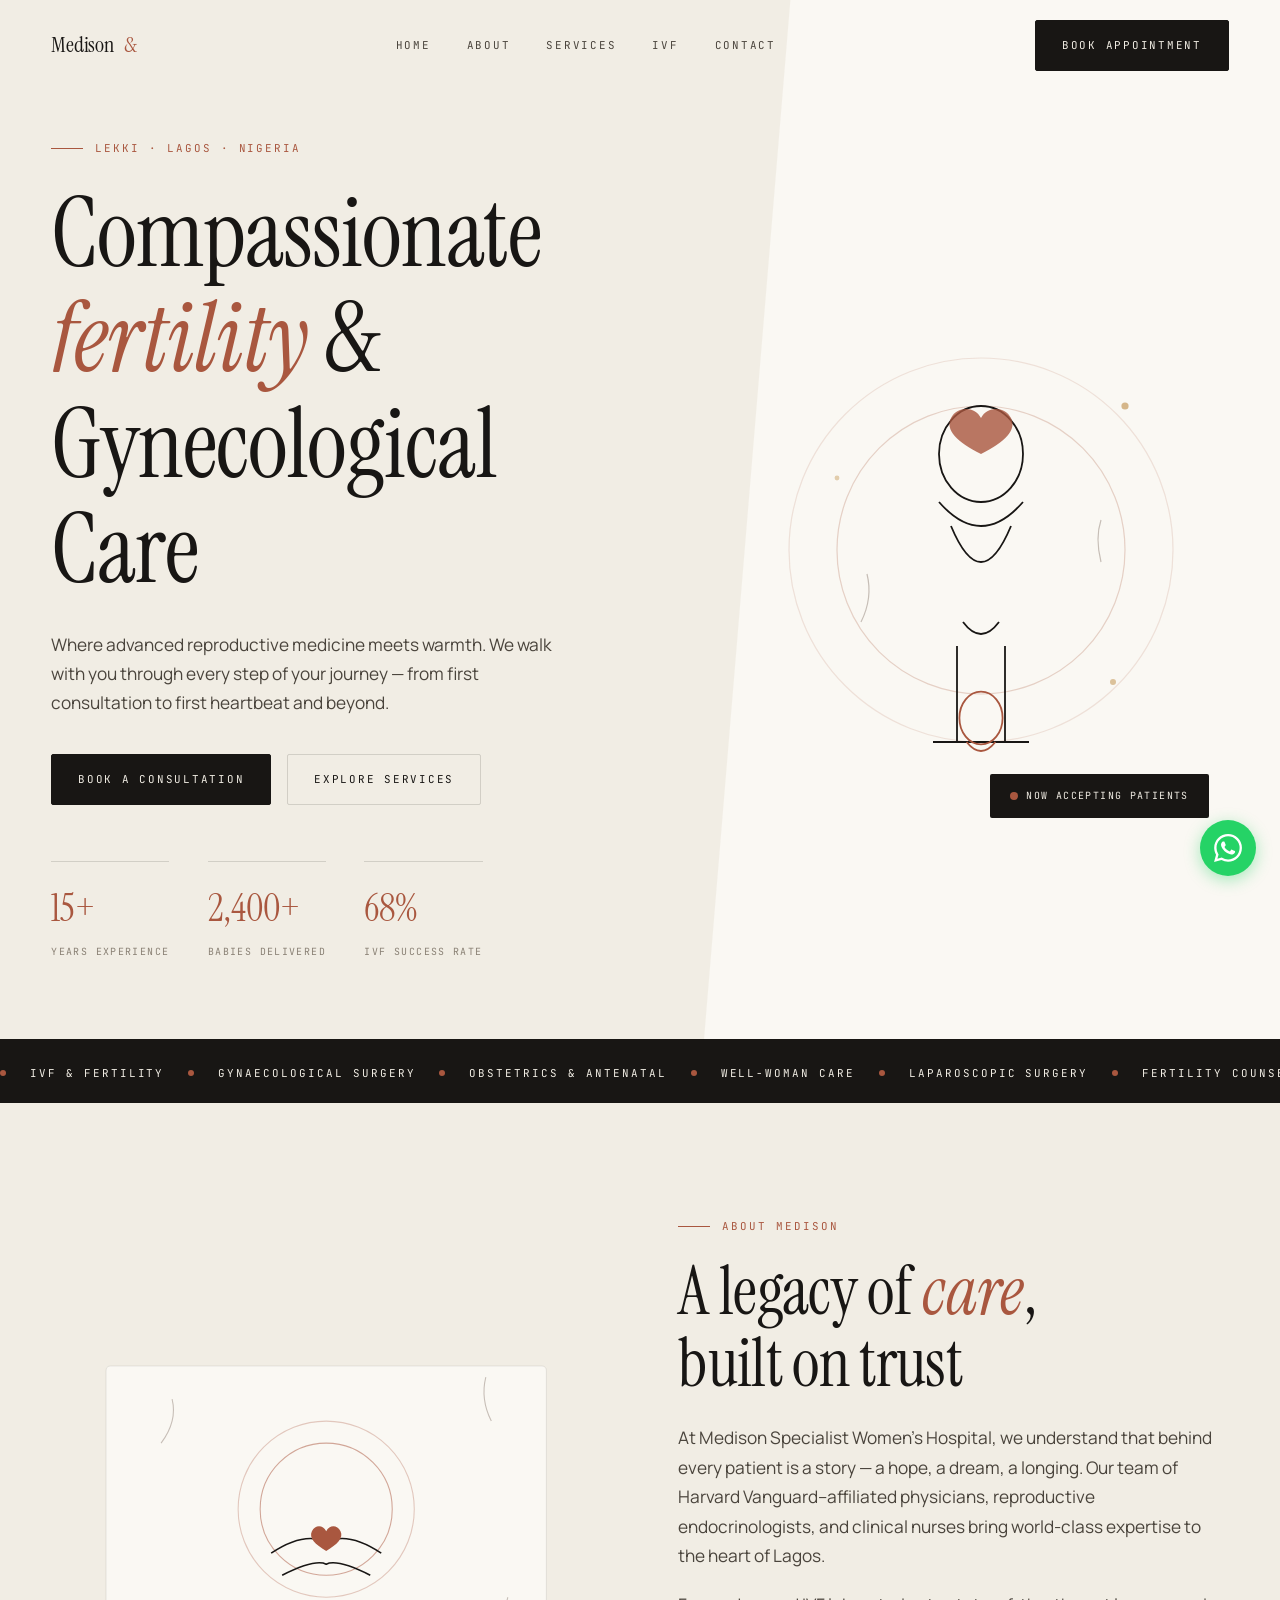
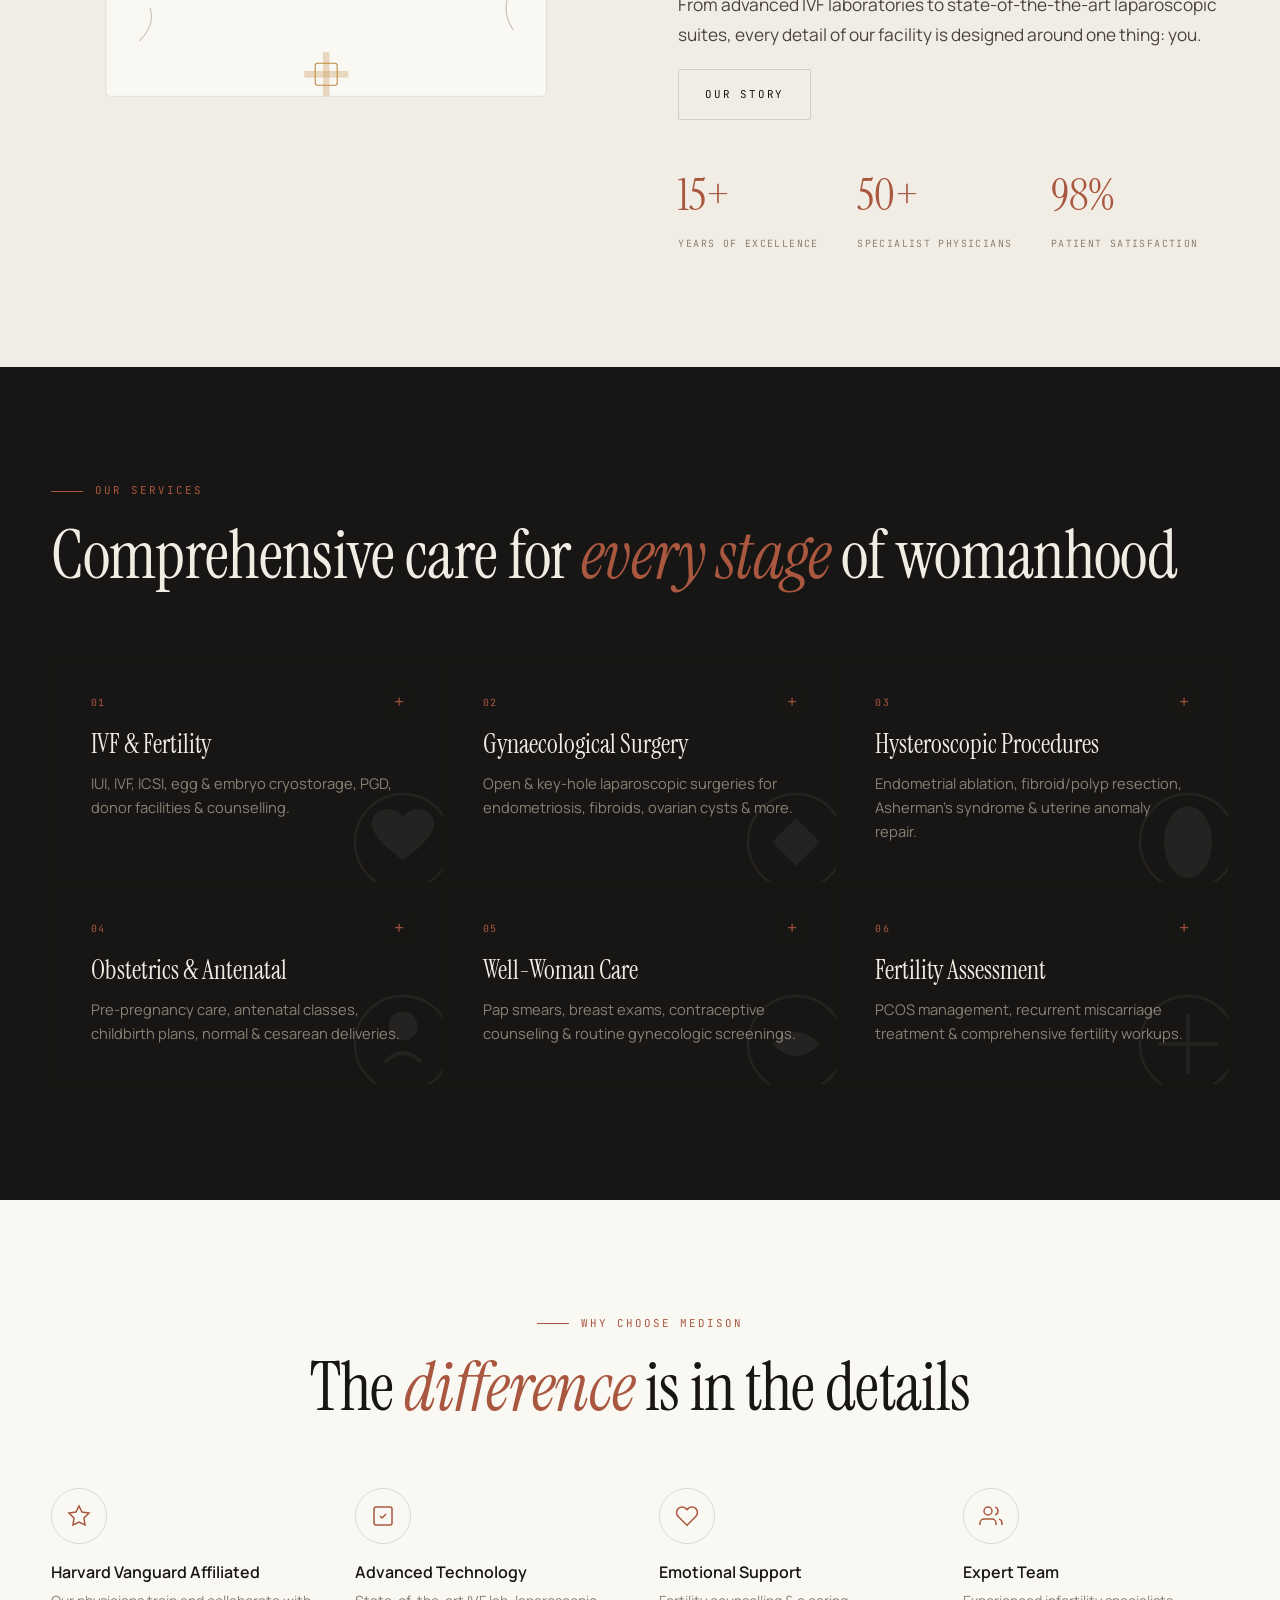
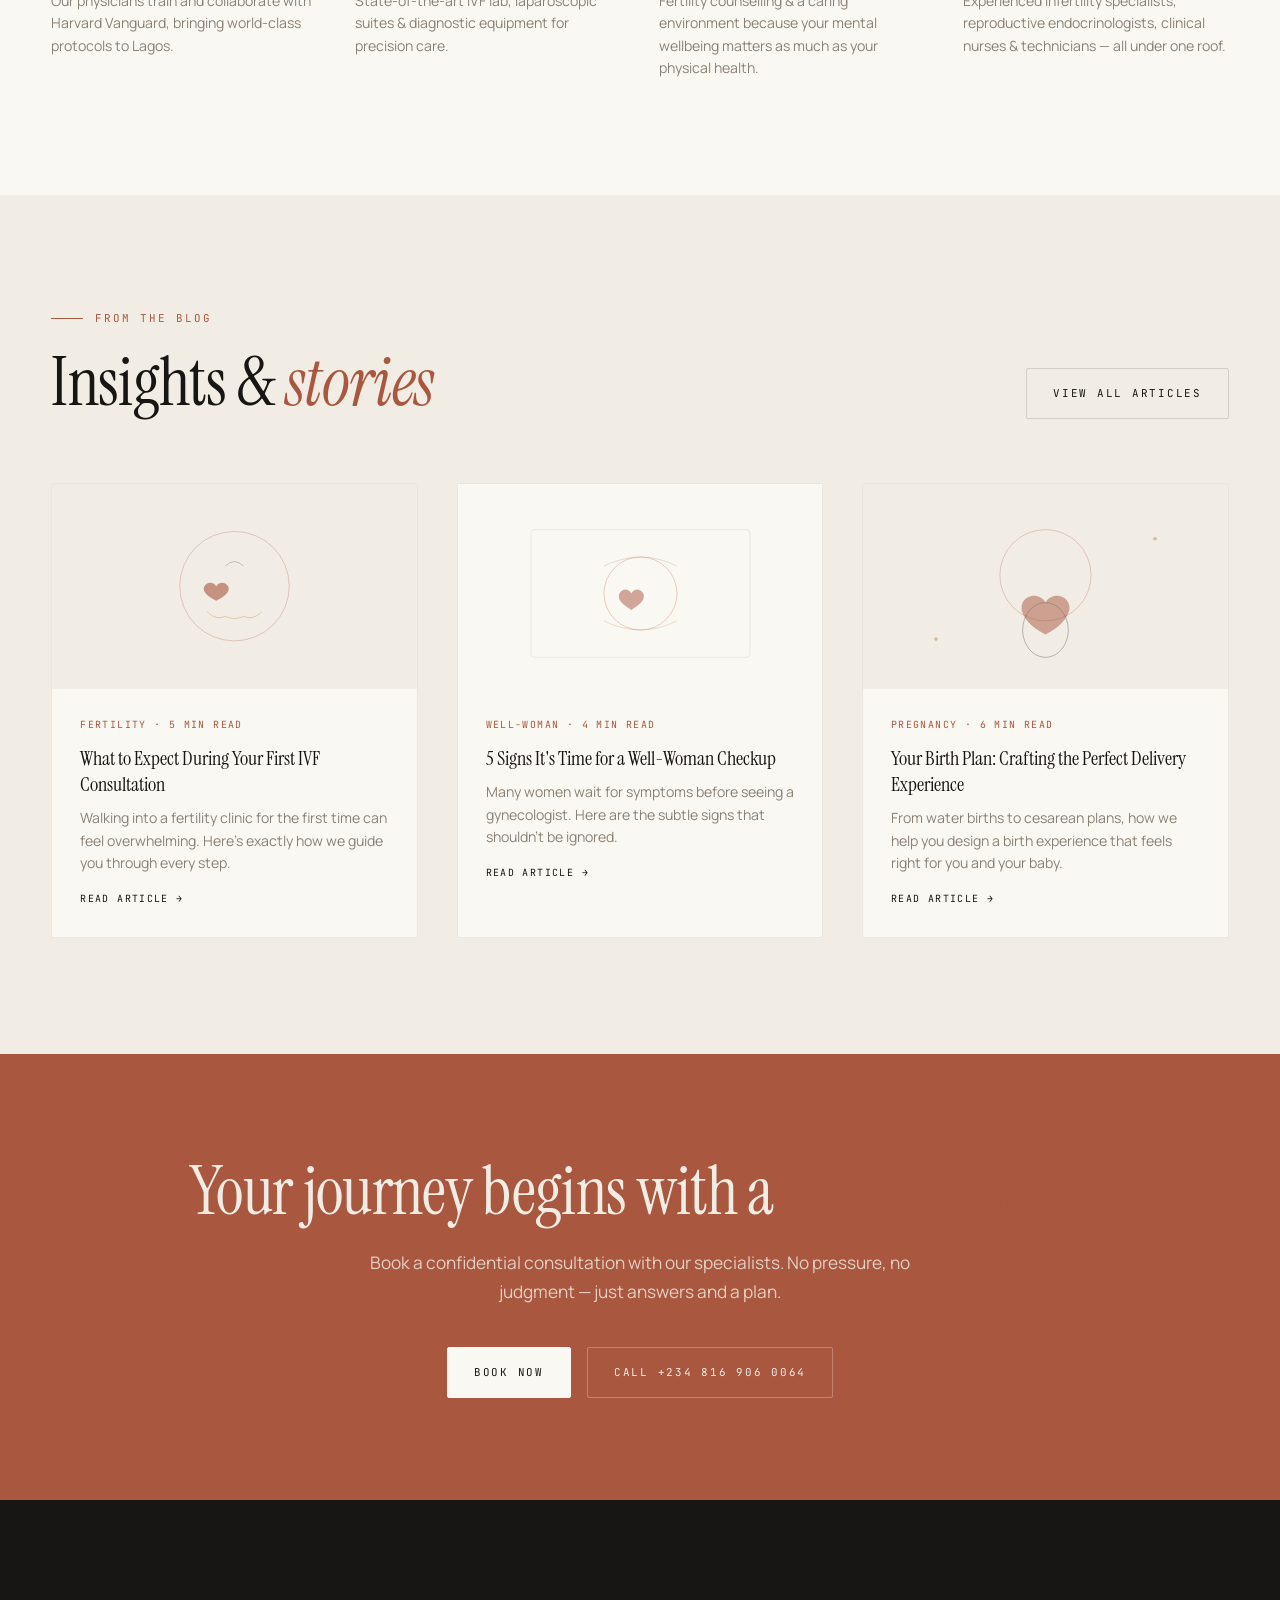
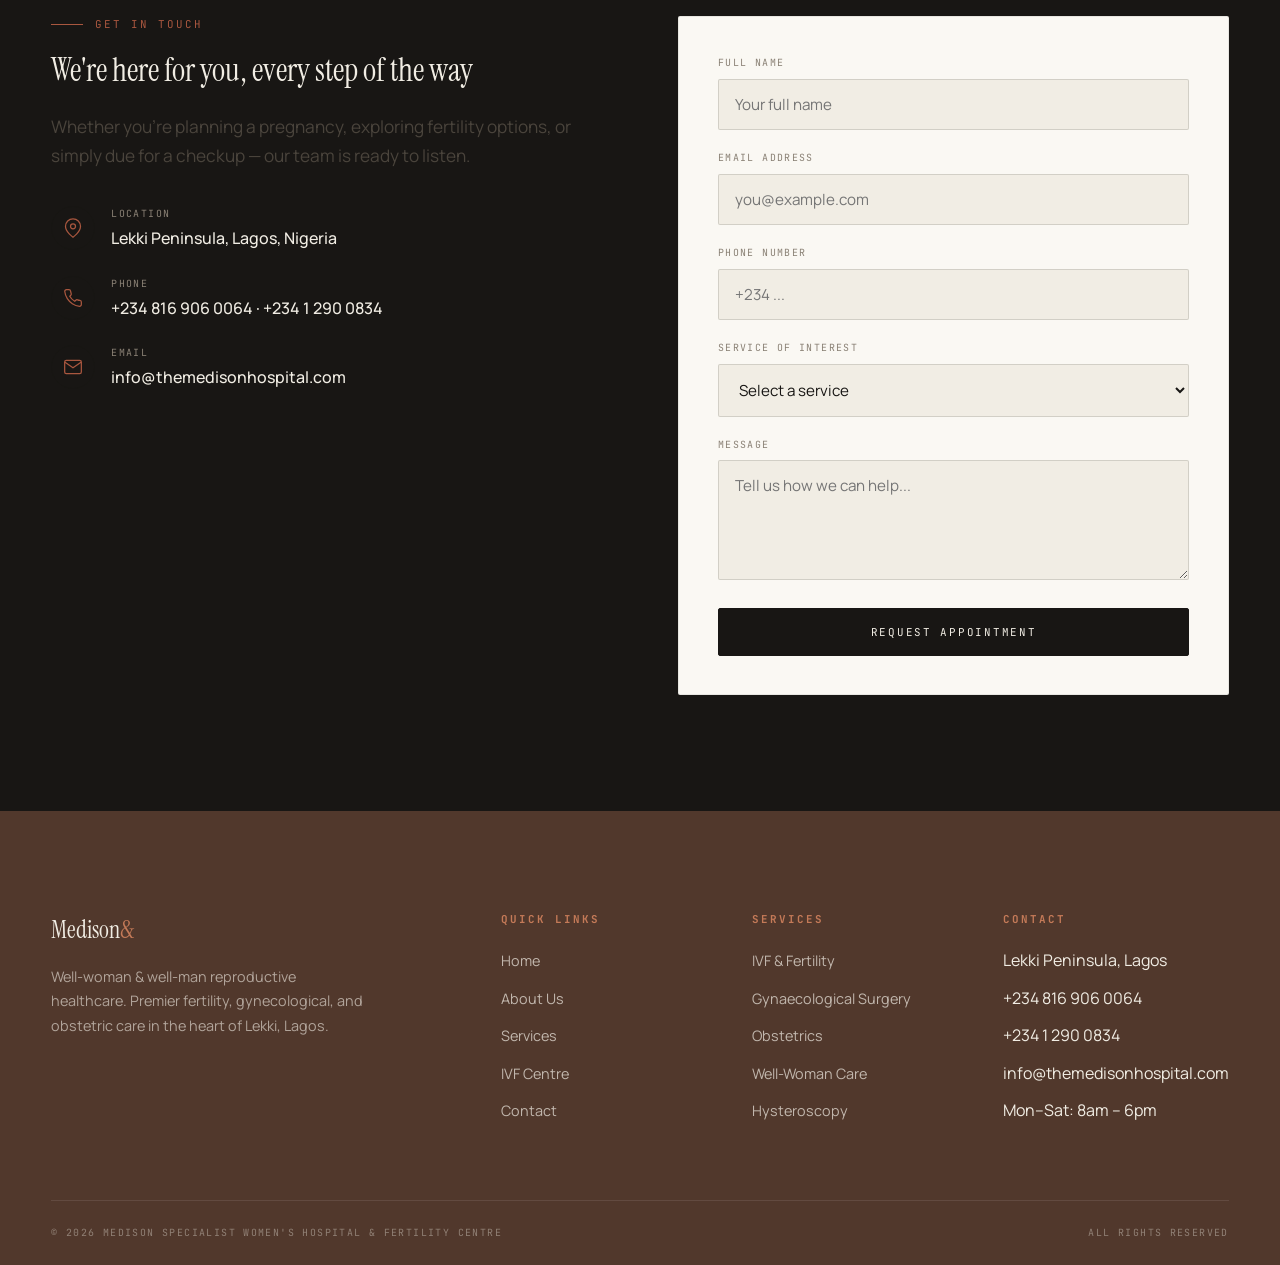
<file: index.html>
<!DOCTYPE html>
<html lang="en">
<head>
  <meta charset="UTF-8">
  <meta name="viewport" content="width=device-width, initial-scale=1.0">
  <title>Medison Specialist Women's Hospital & Fertility Centre — Lagos</title>
  <meta name="description" content="Premium well-woman & well-man reproductive healthcare. IVF, gynecological surgery, obstetrics & fertility care in Lekki, Lagos.">
  <link rel="preconnect" href="https://fonts.googleapis.com">
  <link rel="preconnect" href="https://fonts.gstatic.com" crossorigin>
  <link href="https://fonts.googleapis.com/css2?family=Instrument+Serif:ital@0;1&family=Manrope:wght@300;400;500;600;700&family=JetBrains+Mono:wght@400;500&display=swap" rel="stylesheet">
  <link rel="stylesheet" href="css/style.css">
  <link rel="icon" href="data:image/svg+xml,<svg xmlns='http://www.w3.org/2000/svg' viewBox='0 0 100 100'><circle cx='50' cy='50' r='45' fill='%23A9573F'/><text x='50' y='65' font-size='40' text-anchor='middle' fill='white' font-family='serif'>M</text></svg>">
</head>
<body>

  <!-- Navigation -->
  <nav class="nav">
    <div class="nav-inner">
      <a href="index.html" class="nav-brand">Medison<span>&</span></a>
      <div class="nav-links">
        <a href="index.html">Home</a>
        <a href="about.html">About</a>
        <a href="services.html">Services</a>
        <a href="ivf.html">IVF</a>
        <a href="contact.html">Contact</a>
      </div>
      <div class="nav-cta">
        <a href="contact.html" class="btn btn-p">Book Appointment</a>
        <button class="nav-hamburger" aria-label="Menu">
          <span></span><span></span><span></span>
        </button>
      </div>
    </div>
  </nav>

  <!-- Hero -->
  <section class="hero">
    <div class="container">
      <div class="hero-grid">
        <div class="hero-content">
          <span class="eyebrow">Lekki · Lagos · Nigeria</span>
          <h1 class="hero-title">
            <span class="line">Compassionate</span>
            <span class="line"><span class="italic-accent">fertility</span> &amp;</span>
            <span class="line">Gynecological Care</span>
          </h1>
          <p class="lead hero-desc">Where advanced reproductive medicine meets warmth. We walk with you through every step of your journey — from first consultation to first heartbeat and beyond.</p>
          <div class="hero-cta">
            <a href="contact.html" class="btn btn-p">Book a Consultation</a>
            <a href="services.html" class="btn btn-g">Explore Services</a>
          </div>
          <div class="hero-meta">
            <div class="hero-meta-item">
              <div class="num">15+</div>
              <div class="label">Years Experience</div>
            </div>
            <div class="hero-meta-item">
              <div class="num">2,400+</div>
              <div class="label">Babies Delivered</div>
            </div>
            <div class="hero-meta-item">
              <div class="num">68%</div>
              <div class="label">IVF Success Rate</div>
            </div>
          </div>
        </div>
        <div class="hero-visual">
          <!-- Elegant line-art: mother & child -->
          <svg viewBox="0 0 400 480" fill="none" xmlns="http://www.w3.org/2000/svg" aria-hidden="true">
            <circle cx="200" cy="240" r="160" stroke="#A9573F" stroke-width="1" opacity="0.15"/>
            <circle cx="200" cy="240" r="120" stroke="#A9573F" stroke-width="1" opacity="0.25"/>
            <!-- Mother figure -->
            <ellipse cx="200" cy="160" rx="35" ry="40" stroke="#181614" stroke-width="1.5" fill="none"/>
            <path d="M165 200 Q200 240 235 200" stroke="#181614" stroke-width="1.5" fill="none"/>
            <path d="M175 220 Q200 280 225 220" stroke="#181614" stroke-width="1.5" fill="none"/>
            <path d="M185 300 Q200 320 215 300" stroke="#181614" stroke-width="1.5" fill="none"/>
            <path d="M180 320 L180 400" stroke="#181614" stroke-width="1.5"/>
            <path d="M220 320 L220 400" stroke="#181614" stroke-width="1.5"/>
            <path d="M160 400 L240 400" stroke="#181614" stroke-width="1.5"/>
            <!-- Baby figure -->
            <ellipse cx="200" cy="380" rx="18" ry="22" stroke="#A9573F" stroke-width="1.5" fill="none"/>
            <path d="M188 400 Q200 415 212 400" stroke="#A9573F" stroke-width="1.5" fill="none"/>
            <!-- Heart -->
            <path d="M200 130 C195 120 180 120 175 130 C170 140 180 150 200 160 C220 150 230 140 225 130 C220 120 205 120 200 130Z" fill="#A9573F" opacity="0.8"/>
            <!-- Stars / sparkles -->
            <circle cx="320" cy="120" r="3" fill="#BD8B42" opacity="0.6"/>
            <circle cx="80" cy="180" r="2" fill="#BD8B42" opacity="0.4"/>
            <circle cx="310" cy="350" r="2.5" fill="#BD8B42" opacity="0.5"/>
            <!-- Leaves -->
            <path d="M100 300 Q110 280 105 260" stroke="#51382C" stroke-width="1" fill="none" opacity="0.3"/>
            <path d="M300 250 Q295 230 300 215" stroke="#51382C" stroke-width="1" fill="none" opacity="0.3"/>
          </svg>
          <div class="hero-badge">
            <span class="dot"></span> Now Accepting Patients
          </div>
        </div>
      </div>
    </div>
  </section>

  <!-- Ticker -->
  <div class="ticker" aria-hidden="true">
    <div class="ticker-track">
      <span class="ticker-item"><span class="dot"></span>IVF &amp; Fertility</span>
      <span class="ticker-item"><span class="dot"></span>Gynaecological Surgery</span>
      <span class="ticker-item"><span class="dot"></span>Obstetrics &amp; Antenatal</span>
      <span class="ticker-item"><span class="dot"></span>Well-Woman Care</span>
      <span class="ticker-item"><span class="dot"></span>Laparoscopic Surgery</span>
      <span class="ticker-item"><span class="dot"></span>Fertility Counselling</span>
      <span class="ticker-item"><span class="dot"></span>Hysteroscopic Procedures</span>
      <span class="ticker-item"><span class="dot"></span>Vaginal Surgery</span>
    </div>
  </div>

  <!-- About Preview -->
  <section class="section">
    <div class="container">
      <div class="about-grid">
        <div class="about-visual reveal">
          <svg viewBox="0 0 500 400" fill="none" xmlns="http://www.w3.org/2000/svg" aria-hidden="true">
            <!-- Abstract care illustration -->
            <rect x="50" y="50" width="400" height="300" rx="4" fill="#FAF8F3" stroke="rgba(24,22,20,.08)"/>
            <circle cx="250" cy="180" r="80" stroke="#A9573F" stroke-width="1" opacity="0.3"/>
            <circle cx="250" cy="180" r="60" stroke="#A9573F" stroke-width="1" opacity="0.5"/>
            <!-- Hands -->
            <path d="M200 220 Q230 200 250 210 Q270 200 300 220" stroke="#181614" stroke-width="1.5" fill="none"/>
            <path d="M210 240 Q240 225 250 230 Q260 225 290 240" stroke="#181614" stroke-width="1.5" fill="none"/>
            <!-- Heart in hands -->
            <path d="M250 200 C247 194 240 194 237 200 C234 206 240 212 250 218 C260 212 266 206 263 200 C260 194 253 194 250 200Z" fill="#A9573F"/>
            <!-- Leaves decoration -->
            <path d="M100 120 Q115 100 110 80" stroke="#51382C" stroke-width="1" fill="none" opacity="0.3"/>
            <path d="M400 100 Q390 80 395 60" stroke="#51382C" stroke-width="1" fill="none" opacity="0.3"/>
            <path d="M80 300 Q95 285 90 270" stroke="#51382C" stroke-width="1" fill="none" opacity="0.3"/>
            <path d="M420 290 Q410 275 415 260" stroke="#51382C" stroke-width="1" fill="none" opacity="0.3"/>
            <!-- Cross symbol -->
            <rect x="240" y="320" width="20" height="20" rx="2" fill="none" stroke="#BD8B42" stroke-width="1"/>
            <rect x="247" y="310" width="6" height="40" fill="#BD8B42" opacity="0.3"/>
            <rect x="230" y="327" width="40" height="6" fill="#BD8B42" opacity="0.3"/>
          </svg>
        </div>
        <div class="about-content reveal reveal-delay-1">
          <span class="eyebrow">About Medison</span>
          <h2 class="section-title">A legacy of <span class="italic-accent">care</span>,<br>built on trust</h2>
          <p class="lead">At Medison Specialist Women's Hospital, we understand that behind every patient is a story — a hope, a dream, a longing. Our team of Harvard Vanguard–affiliated physicians, reproductive endocrinologists, and clinical nurses bring world-class expertise to the heart of Lagos.</p>
          <p class="lead">From advanced IVF laboratories to state-of-the-the-art laparoscopic suites, every detail of our facility is designed around one thing: you.</p>
          <a href="about.html" class="btn btn-g">Our Story</a>
          <div class="about-stats">
            <div class="about-stat">
              <div class="num">15+</div>
              <div class="label">Years of Excellence</div>
            </div>
            <div class="about-stat">
              <div class="num">50+</div>
              <div class="label">Specialist Physicians</div>
            </div>
            <div class="about-stat">
              <div class="num">98%</div>
              <div class="label">Patient Satisfaction</div>
            </div>
          </div>
        </div>
      </div>
    </div>
  </section>

  <!-- Services Grid -->
  <section class="section section-dark">
    <div class="container">
      <span class="eyebrow reveal">Our Services</span>
      <h2 class="section-title reveal reveal-delay-1" style="color:var(--paper);margin:20px 0 64px">Comprehensive care for <span class="italic-accent">every stage</span> of womanhood</h2>
      <div class="services-grid">
        <a href="ivf.html" class="service-card reveal">
          <span class="num">01</span>
          <h3>IVF &amp; Fertility</h3>
          <p>IUI, IVF, ICSI, egg &amp; embryo cryostorage, PGD, donor facilities &amp; counselling.</p>
          <span class="plus">+</span>
          <svg class="icon-bottom" viewBox="0 0 100 100" fill="none"><circle cx="50" cy="50" r="40" stroke="currentColor" stroke-width="2"/><path d="M50 30 C45 20 30 20 25 30 C20 40 35 55 50 65 C65 55 80 40 75 30 C70 20 55 20 50 30Z" fill="currentColor"/></svg>
        </a>
        <a href="services.html#gynaecology" class="service-card reveal reveal-delay-1">
          <span class="num">02</span>
          <h3>Gynaecological Surgery</h3>
          <p>Open &amp; key-hole laparoscopic surgeries for endometriosis, fibroids, ovarian cysts &amp; more.</p>
          <span class="plus">+</span>
          <svg class="icon-bottom" viewBox="0 0 100 100" fill="none"><circle cx="50" cy="50" r="40" stroke="currentColor" stroke-width="2"/><path d="M30 50 L50 30 L70 50 L50 70Z" fill="currentColor"/></svg>
        </a>
        <a href="services.html#hysteroscopy" class="service-card reveal reveal-delay-2">
          <span class="num">03</span>
          <h3>Hysteroscopic Procedures</h3>
          <p>Endometrial ablation, fibroid/polyp resection, Asherman's syndrome &amp; uterine anomaly repair.</p>
          <span class="plus">+</span>
          <svg class="icon-bottom" viewBox="0 0 100 100" fill="none"><circle cx="50" cy="50" r="40" stroke="currentColor" stroke-width="2"/><ellipse cx="50" cy="50" rx="20" ry="30" fill="currentColor"/></svg>
        </a>
        <a href="services.html#obstetrics" class="service-card reveal">
          <span class="num">04</span>
          <h3>Obstetrics &amp; Antenatal</h3>
          <p>Pre-pregnancy care, antenatal classes, childbirth plans, normal &amp; cesarean deliveries.</p>
          <span class="plus">+</span>
          <svg class="icon-bottom" viewBox="0 0 100 100" fill="none"><circle cx="50" cy="50" r="40" stroke="currentColor" stroke-width="2"/><circle cx="50" cy="35" r="12" fill="currentColor"/><path d="M35 65 Q50 50 65 65" stroke="currentColor" stroke-width="3" fill="none"/></svg>
        </a>
        <a href="services.html#well-woman" class="service-card reveal reveal-delay-1">
          <span class="num">05</span>
          <h3>Well-Woman Care</h3>
          <p>Pap smears, breast exams, contraceptive counseling &amp; routine gynecologic screenings.</p>
          <span class="plus">+</span>
          <svg class="icon-bottom" viewBox="0 0 100 100" fill="none"><circle cx="50" cy="50" r="40" stroke="currentColor" stroke-width="2"/><path d="M30 50 Q50 30 70 50 Q50 70 30 50Z" fill="currentColor"/></svg>
        </a>
        <a href="services.html#fertility-assessment" class="service-card reveal reveal-delay-2">
          <span class="num">06</span>
          <h3>Fertility Assessment</h3>
          <p>PCOS management, recurrent miscarriage treatment &amp; comprehensive fertility workups.</p>
          <span class="plus">+</span>
          <svg class="icon-bottom" viewBox="0 0 100 100" fill="none"><circle cx="50" cy="50" r="40" stroke="currentColor" stroke-width="2"/><path d="M50 25 L50 75 M25 50 L75 50" stroke="currentColor" stroke-width="3"/></svg>
        </a>
      </div>
    </div>
  </section>

  <!-- Why Choose Us -->
  <section class="section section-warm">
    <div class="container">
      <div style="text-align:center;max-width:680px;margin:0 auto">
        <span class="eyebrow reveal" style="justify-content:center">Why Choose Medison</span>
        <h2 class="section-title reveal reveal-delay-1" style="margin-top:20px">The <span class="italic-accent">difference</span> is in the details</h2>
      </div>
      <div class="why-grid">
        <div class="why-item reveal">
          <div class="icon">
            <svg width="24" height="24" viewBox="0 0 24 24" fill="none" stroke="currentColor" stroke-width="1.5"><path d="M12 2L15 8L22 9L17 14L18 21L12 18L6 21L7 14L2 9L9 8L12 2Z"/></svg>
          </div>
          <h4>Harvard Vanguard Affiliated</h4>
          <p>Our physicians train and collaborate with Harvard Vanguard, bringing world-class protocols to Lagos.</p>
        </div>
        <div class="why-item reveal reveal-delay-1">
          <div class="icon">
            <svg width="24" height="24" viewBox="0 0 24 24" fill="none" stroke="currentColor" stroke-width="1.5"><rect x="3" y="3" width="18" height="18" rx="2"/><path d="M9 12L11 14L15 10"/></svg>
          </div>
          <h4>Advanced Technology</h4>
          <p>State-of-the-art IVF lab, laparoscopic suites &amp; diagnostic equipment for precision care.</p>
        </div>
        <div class="why-item reveal reveal-delay-2">
          <div class="icon">
            <svg width="24" height="24" viewBox="0 0 24 24" fill="none" stroke="currentColor" stroke-width="1.5"><path d="M20.84 4.61a5.5 5.5 0 0 0-7.78 0L12 5.67l-1.06-1.06a5.5 5.5 0 0 0-7.78 7.78l1.06 1.06L12 21.23l7.78-7.78 1.06-1.06a5.5 5.5 0 0 0 0-7.78z"/></svg>
          </div>
          <h4>Emotional Support</h4>
          <p>Fertility counselling &amp; a caring environment because your mental wellbeing matters as much as your physical health.</p>
        </div>
        <div class="why-item reveal reveal-delay-3">
          <div class="icon">
            <svg width="24" height="24" viewBox="0 0 24 24" fill="none" stroke="currentColor" stroke-width="1.5"><path d="M17 21v-2a4 4 0 0 0-4-4H5a4 4 0 0 0-4 4v2"/><circle cx="9" cy="7" r="4"/><path d="M23 21v-2a4 4 0 0 0-3-3.87"/><path d="M16 3.13a4 4 0 0 1 0 7.75"/></svg>
          </div>
          <h4>Expert Team</h4>
          <p>Experienced infertility specialists, reproductive endocrinologists, clinical nurses &amp; technicians — all under one roof.</p>
        </div>
      </div>
    </div>
  </section>

  <!-- Blog Preview -->
  <section class="section">
    <div class="container">
      <div style="display:flex;justify-content:space-between;align-items:flex-end;margin-bottom:0">
        <div>
          <span class="eyrbrow eyebrow reveal">From the Blog</span>
          <h2 class="section-title reveal reveal-delay-1" style="margin-top:20px">Insights &amp; <span class="italic-accent">stories</span></h2>
        </div>
        <a href="#" class="btn btn-g reveal">View All Articles</a>
      </div>
      <div class="blog-grid">
        <article class="blog-card reveal">
          <div class="img-wrap">
            <svg viewBox="0 0 400 225" fill="none" xmlns="http://www.w3.org/2000/svg">
              <rect width="400" height="225" fill="#F1EDE4"/>
              <circle cx="200" cy="112" r="60" stroke="#A9573F" stroke-width="1" opacity="0.3"/>
              <path d="M180 112 C177 107 170 107 167 112 C164 117 170 123 180 128 C190 123 196 117 193 112 C190 107 183 107 180 112Z" fill="#A9573F" opacity="0.6"/>
              <path d="M190 90 Q200 80 210 90" stroke="#51382C" stroke-width="1" fill="none" opacity="0.3"/>
              <path d="M170 140 Q180 150 190 145 Q200 150 210 145 Q220 150 230 140" stroke="#BD8B42" stroke-width="1" fill="none" opacity="0.4"/>
            </svg>
          </div>
          <div class="body">
            <div class="meta">Fertility · 5 min read</div>
            <h3>What to Expect During Your First IVF Consultation</h3>
            <p>Walking into a fertility clinic for the first time can feel overwhelming. Here's exactly how we guide you through every step.</p>
            <a href="#" class="read-more">Read Article →</a>
          </div>
        </article>
        <article class="blog-card reveal reveal-delay-1">
          <div class="img-wrap">
            <svg viewBox="0 0 400 225" fill="none" xmlns="http://www.w3.org/2000/svg">
              <rect width="400" height="225" fill="#FAF8F3"/>
              <rect x="80" y="50" width="240" height="140" rx="4" stroke="rgba(24,22,20,.08)"/>
              <circle cx="200" cy="120" r="40" stroke="#A9573F" stroke-width="1" opacity="0.3"/>
              <path d="M190 120 C187 114 180 114 177 120 C174 126 180 132 190 138 C200 132 206 126 203 120 C200 114 193 114 190 120Z" fill="#A9573F" opacity="0.5"/>
              <path d="M160 90 Q200 70 240 90" stroke="#BD8B42" stroke-width="1" fill="none" opacity="0.3"/>
              <path d="M160 150 Q200 170 240 150" stroke="#BD8B42" stroke-width="1" fill="none" opacity="0.3"/>
            </svg>
          </div>
          <div class="body">
            <div class="meta">Well-Woman · 4 min read</div>
            <h3>5 Signs It's Time for a Well-Woman Checkup</h3>
            <p>Many women wait for symptoms before seeing a gynecologist. Here are the subtle signs that shouldn't be ignored.</p>
            <a href="#" class="read-more">Read Article →</a>
          </div>
        </article>
        <article class="blog-card reveal reveal-delay-2">
          <div class="img-wrap">
            <svg viewBox="0 0 400 225" fill="none" xmlns="http://www.w3.org/2000/svg">
              <rect width="400" height="225" fill="#F1EDE4"/>
              <circle cx="200" cy="100" r="50" stroke="#A9573F" stroke-width="1" opacity="0.3"/>
              <ellipse cx="200" cy="160" rx="25" ry="30" stroke="#181614" stroke-width="1" fill="none" opacity="0.3"/>
              <path d="M200 130 C195 120 180 120 175 130 C170 140 180 155 200 165 C220 155 230 140 225 130 C220 120 205 120 200 130Z" fill="#A9573F" opacity="0.5"/>
              <circle cx="320" cy="60" r="2" fill="#BD8B42" opacity="0.5"/>
              <circle cx="80" cy="170" r="2" fill="#BD8B42" opacity="0.5"/>
            </svg>
          </div>
          <div class="body">
            <div class="meta">Pregnancy · 6 min read</div>
            <h3>Your Birth Plan: Crafting the Perfect Delivery Experience</h3>
            <p>From water births to cesarean plans, how we help you design a birth experience that feels right for you and your baby.</p>
            <a href="#" class="read-more">Read Article →</a>
          </div>
        </article>
      </div>
    </div>
  </section>

  <!-- CTA Banner -->
  <section class="cta-banner">
    <div class="container reveal">
      <h2 class="section-title">Your journey begins with a <span class="italic-accent">conversation</span></h2>
      <p class="lead">Book a confidential consultation with our specialists. No pressure, no judgment — just answers and a plan.</p>
      <div class="hero-cta">
        <a href="contact.html" class="btn btn-warm">Book Now</a>
        <a href="tel:+2348169060064" class="btn btn-g" style="border-color:rgba(241,237,228,.3);color:var(--paper)">Call +234 816 906 0064</a>
      </div>
    </div>
  </section>

  <!-- Contact Section -->
  <section class="section section-dark" id="contact">
    <div class="container">
      <div class="contact-grid">
        <div class="contact-info reveal">
          <span class="eyebrow">Get in Touch</span>
          <h3>We're here for you, every step of the way</h3>
          <p class="lead">Whether you're planning a pregnancy, exploring fertility options, or simply due for a checkup — our team is ready to listen.</p>
          <div class="contact-detail">
            <div class="icon">
              <svg width="20" height="20" viewBox="0 0 24 24" fill="none" stroke="currentColor" stroke-width="1.5"><path d="M21 10c0 7-9 13-9 13s-9-6-9-13a9 9 0 0 1 18 0z"/><circle cx="12" cy="10" r="3"/></svg>
            </div>
            <div>
              <div class="label">Location</div>
              <div class="value">Lekki Peninsula, Lagos, Nigeria</div>
            </div>
          </div>
          <div class="contact-detail">
            <div class="icon">
              <svg width="20" height="20" viewBox="0 0 24 24" fill="none" stroke="currentColor" stroke-width="1.5"><path d="M22 16.92v3a2 2 0 0 1-2.18 2 19.79 19.79 0 0 1-8.63-3.07 19.5 19.5 0 0 1-6-6 19.79 19.79 0 0 1-3.07-8.67A2 2 0 0 1 4.11 2h3a2 2 0 0 1 2 1.72 12.84 12.84 0 0 0 .7 2.81 2 2 0 0 1-.45 2.11L8.09 9.91a16 16 0 0 0 6 6l1.27-1.27a2 2 0 0 1 2.11-.45 12.84 12.84 0 0 0 2.81.7A2 2 0 0 1 22 16.92z"/></svg>
            </div>
            <div>
              <div class="label">Phone</div>
              <div class="value">+234 816 906 0064 · +234 1 290 0834</div>
            </div>
          </div>
          <div class="contact-detail">
            <div class="icon">
              <svg width="20" height="20" viewBox="0 0 24 24" fill="none" stroke="currentColor" stroke-width="1.5"><path d="M4 4h16c1.1 0 2 .9 2 2v12c0 1.1-.9 2-2 2H4c-1.1 0-2-.9-2-2V6c0-1.1.9-2 2-2z"/><polyline points="22,6 12,13 2,6"/></svg>
            </div>
            <div>
              <div class="label">Email</div>
              <div class="value">info@themedisonhospital.com</div>
            </div>
          </div>
        </div>
        <div class="contact-form reveal reveal-delay-1">
          <form action="https://formsubmit.co/info@themedisonhospital.com" method="POST">
            <input type="hidden" name="_subject" value="New Appointment Request — Medison Hospital">
            <input type="hidden" name="_captcha" value="false">
            <div class="form-group">
              <label for="name">Full Name</label>
              <input type="text" id="name" name="name" required placeholder="Your full name">
            </div>
            <div class="form-group">
              <label for="email">Email Address</label>
              <input type="email" id="email" name="email" required placeholder="you@example.com">
            </div>
            <div class="form-group">
              <label for="phone">Phone Number</label>
              <input type="tel" id="phone" name="phone" placeholder="+234 ...">
            </div>
            <div class="form-group">
              <label for="service">Service of Interest</label>
              <select id="service" name="service">
                <option value="">Select a service</option>
                <option value="ivf">IVF &amp; Fertility</option>
                <option value="gynaecology">Gynaecological Surgery</option>
                <option value="obstetrics">Obstetrics &amp; Antenatal</option>
                <option value="well-woman">Well-Woman Care</option>
                <option value="assessment">Fertility Assessment</option>
                <option value="other">Other</option>
              </select>
            </div>
            <div class="form-group">
              <label for="message">Message</label>
              <textarea id="message" name="message" placeholder="Tell us how we can help..."></textarea>
            </div>
            <button type="submit" class="btn btn-p">Request Appointment</button>
          </form>
        </div>
      </div>
    </div>
  </section>

  <!-- Footer -->
  <footer class="footer">
    <div class="container">
      <div class="footer-grid">
        <div>
          <div class="footer-brand">Medison<span>&</span></div>
          <p class="footer-desc">Well-woman &amp; well-man reproductive healthcare. Premier fertility, gynecological, and obstetric care in the heart of Lekki, Lagos.</p>
        </div>
        <div>
          <h5>Quick Links</h5>
          <ul class="footer-links">
            <li><a href="index.html">Home</a></li>
            <li><a href="about.html">About Us</a></li>
            <li><a href="services.html">Services</a></li>
            <li><a href="ivf.html">IVF Centre</a></li>
            <li><a href="contact.html">Contact</a></li>
          </ul>
        </div>
        <div>
          <h5>Services</h5>
          <ul class="footer-links">
            <li><a href="ivf.html">IVF &amp; Fertility</a></li>
            <li><a href="services.html#gynaecology">Gynaecological Surgery</a></li>
            <li><a href="services.html#obstetrics">Obstetrics</a></li>
            <li><a href="services.html#well-woman">Well-Woman Care</a></li>
            <li><a href="services.html#hysteroscopy">Hysteroscopy</a></li>
          </ul>
        </div>
        <div>
          <h5>Contact</h5>
          <ul class="footer-links">
            <li>Lekki Peninsula, Lagos</li>
            <li>+234 816 906 0064</li>
            <li>+234 1 290 0834</li>
            <li>info@themedisonhospital.com</li>
            <li>Mon–Sat: 8am – 6pm</li>
          </ul>
        </div>
      </div>
      <div class="footer-bottom">
        <span>© <span data-year>2025</span> Medison Specialist Women's Hospital &amp; Fertility Centre</span>
        <span>All rights reserved</span>
      </div>
    </div>
  </footer>

  <!-- WhatsApp Float -->
  <a href="https://wa.me/2348169060064" class="whatsapp-float" target="_blank" rel="noopener" aria-label="Chat on WhatsApp">
    <svg width="28" height="28" viewBox="0 0 24 24" fill="currentColor"><path d="M17.472 14.382c-.297-.149-1.758-.867-2.03-.967-.273-.099-.471-.148-.67.15-.197.297-.767.966-.94 1.164-.173.199-.347.223-.644.075-.297-.15-1.255-.463-2.39-1.475-.883-.788-1.48-1.761-1.653-2.059-.173-.297-.018-.458.13-.606.134-.133.298-.347.446-.52.149-.174.198-.298.298-.497.099-.198.05-.371-.025-.52-.075-.149-.669-1.612-.916-2.207-.242-.579-.487-.5-.669-.51-.173-.008-.371-.01-.57-.01-.198 0-.52.074-.792.372-.272.297-1.04 1.016-1.04 2.479 0 1.462 1.065 2.875 1.213 3.074.149.198 2.096 3.2 5.077 4.487.709.306 1.262.489 1.694.625.712.227 1.36.195 1.871.118.571-.085 1.758-.719 2.006-1.413.248-.694.248-1.289.173-1.413-.074-.124-.272-.198-.57-.347m-5.421 7.403h-.004a9.87 9.87 0 0 1-5.031-1.378l-.361-.214-3.741.982.998-3.648-.235-.374a9.86 9.86 0 0 1-1.51-5.26c.001-5.45 4.436-9.884 9.888-9.884 2.64 0 5.122 1.03 6.988 2.898a9.825 9.825 0 0 1 2.893 6.994c-.003 5.45-4.437 9.884-9.885 9.884m8.413-18.297A11.815 11.815 0 0 0 12.05 0C5.495 0 .16 5.335.157 11.892c0 2.096.547 4.142 1.588 5.945L.057 24l6.305-1.654a11.882 11.882 0 0 0 5.683 1.448h.005c6.554 0 11.89-5.335 11.893-11.893a11.821 11.821 0 0 0-3.48-8.413Z"/></svg>
  </a>

  <script src="js/main.js"></script>
</body>
</html>
</file>
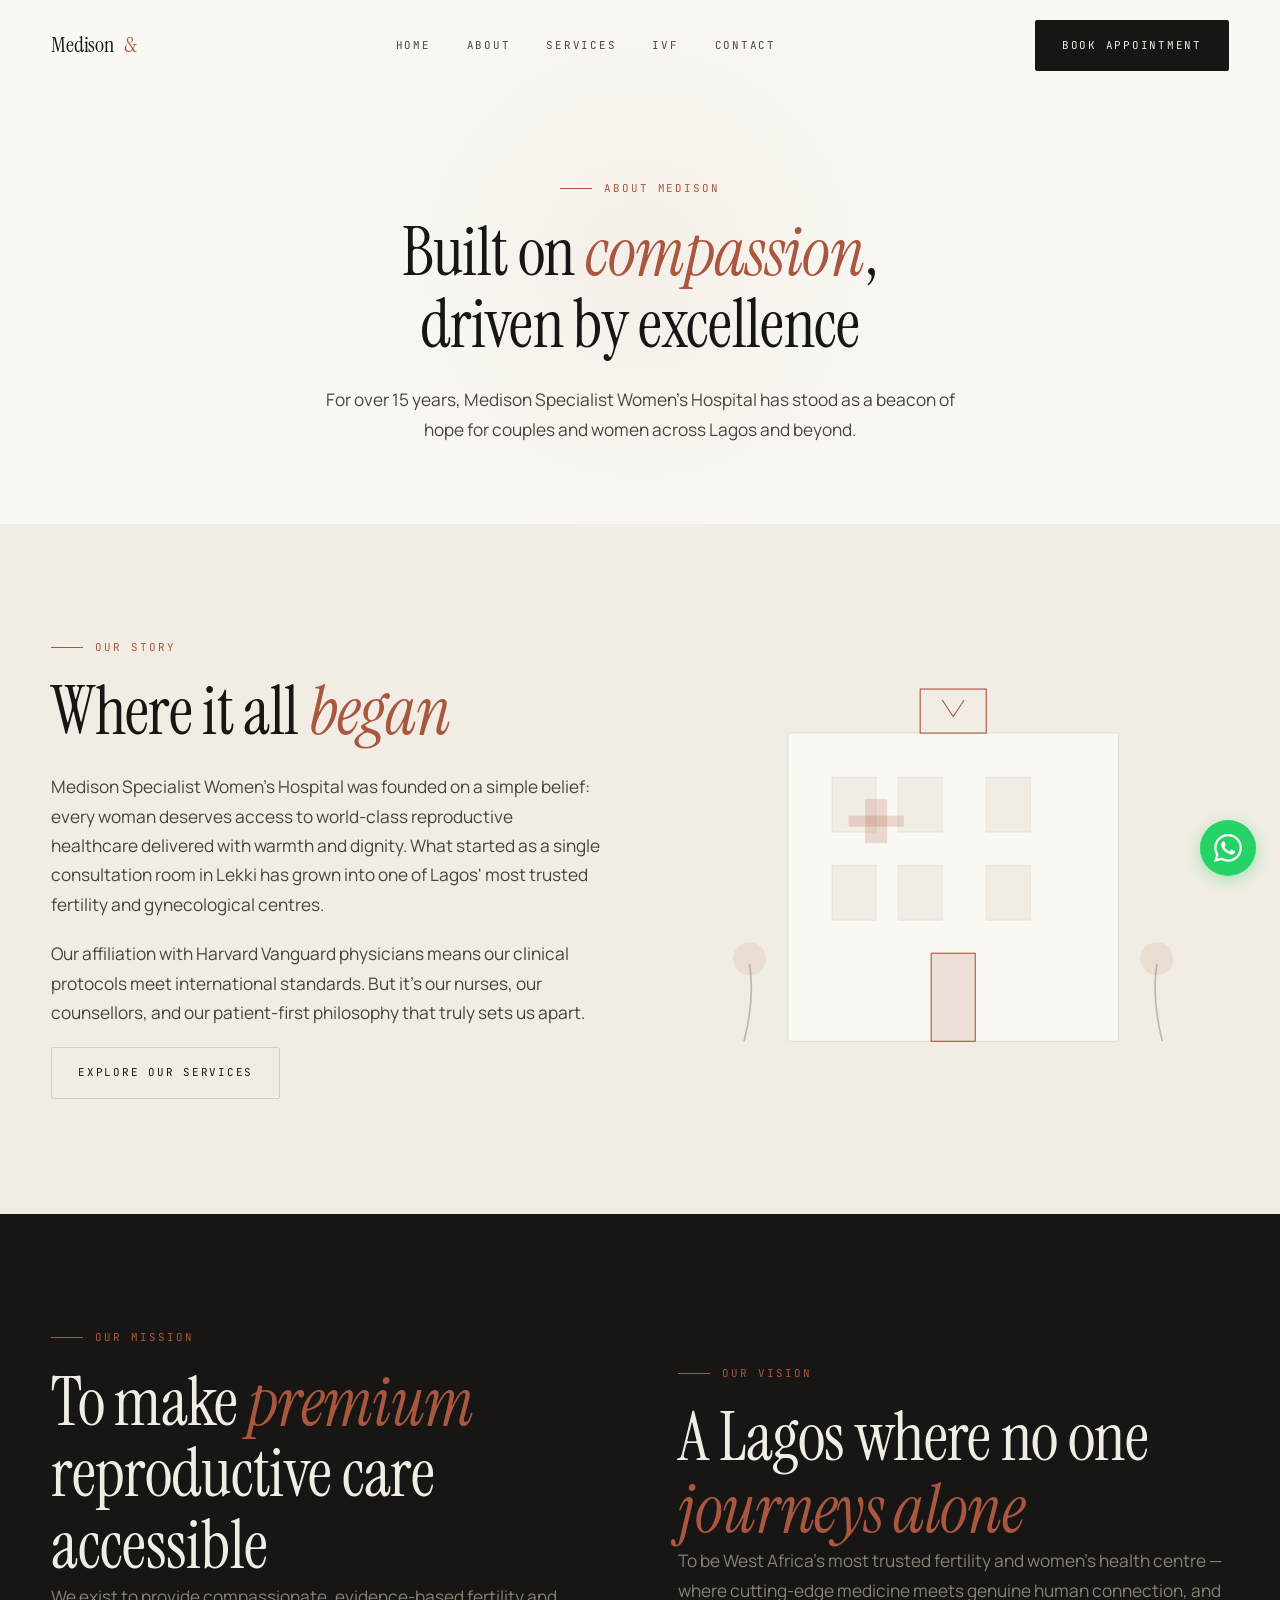
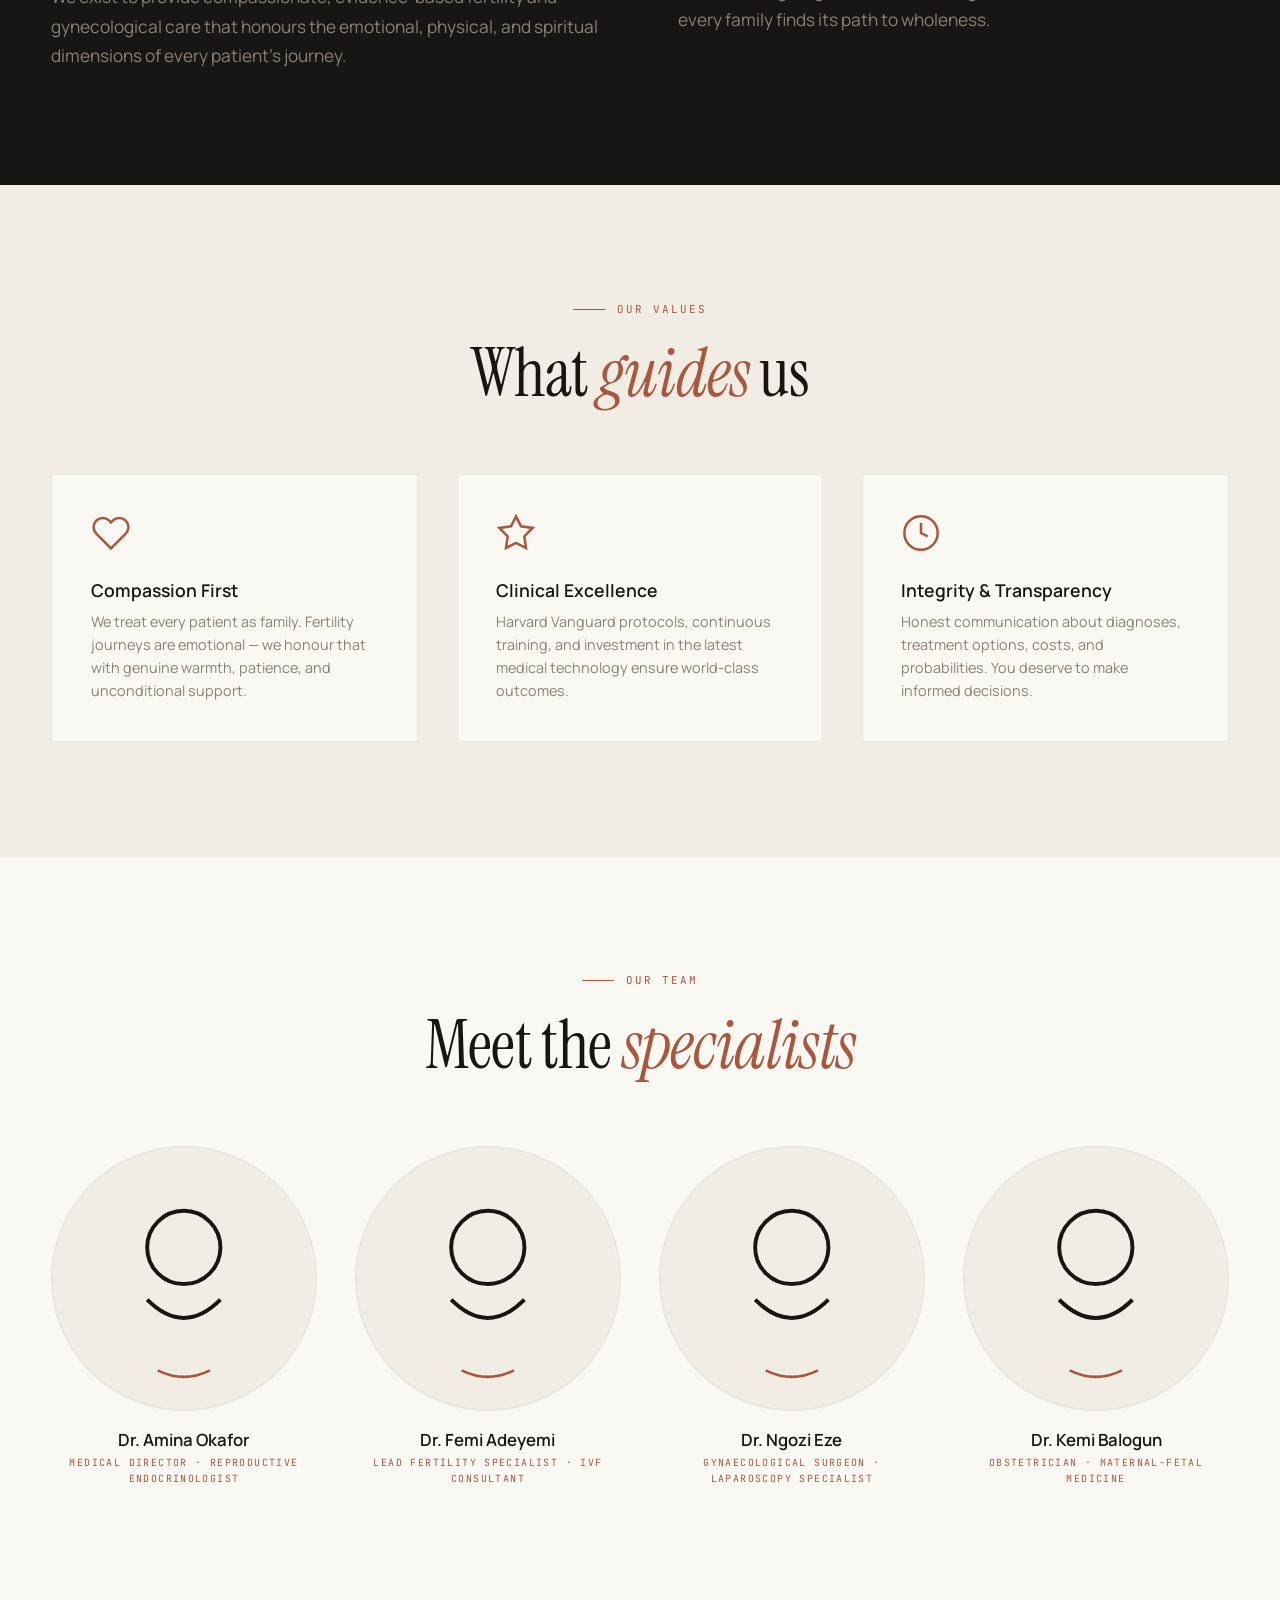
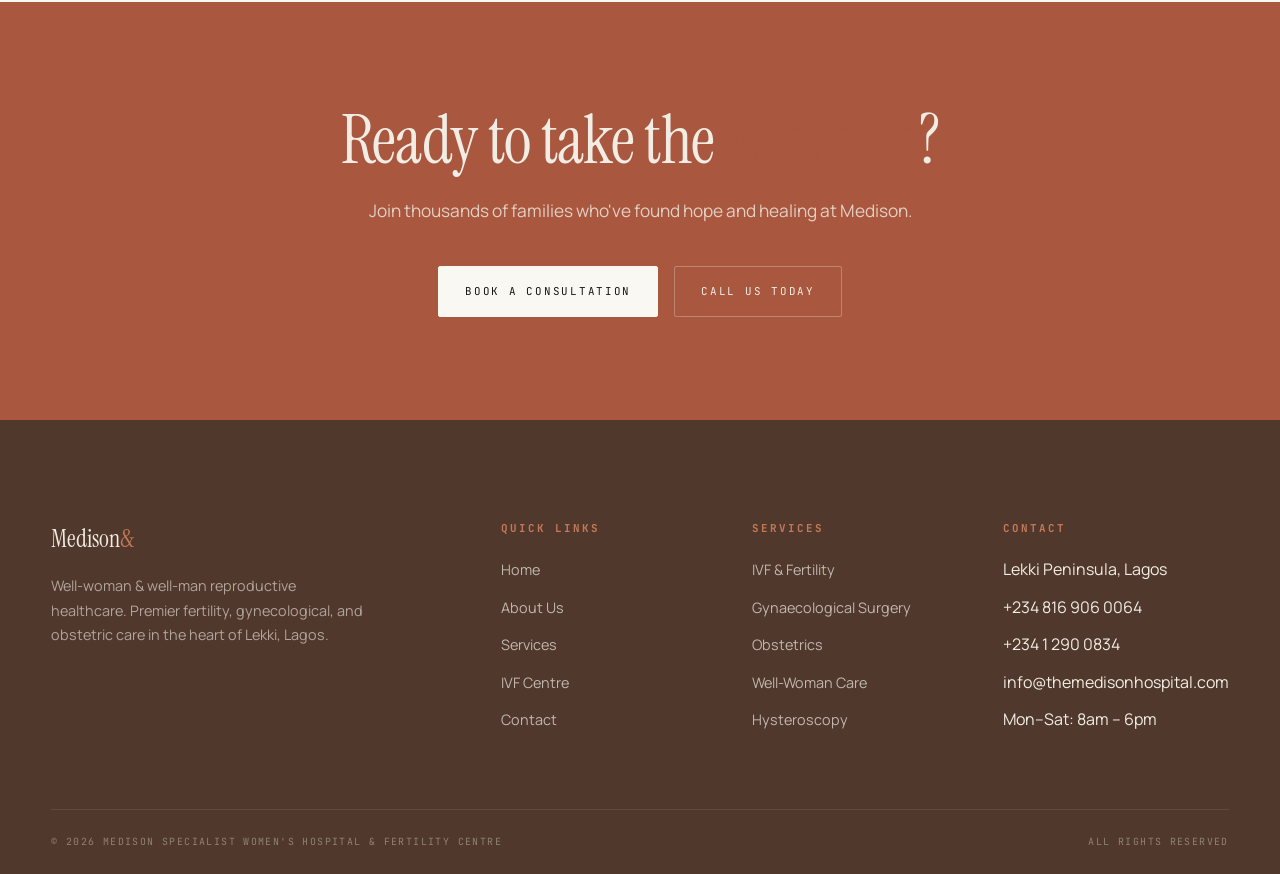
<file: about.html>
<!DOCTYPE html>
<html lang="en">
<head>
  <meta charset="UTF-8">
  <meta name="viewport" content="width=device-width, initial-scale=1.0">
  <title>About Us — Medison Specialist Women's Hospital</title>
  <meta name="description" content="Learn about Medison Specialist Women's Hospital — our story, mission, values, and the team behind Lagos' premier fertility and gynecological care centre.">
  <link rel="preconnect" href="https://fonts.googleapis.com">
  <link rel="preconnect" href="https://fonts.gstatic.com" crossorigin>
  <link href="https://fonts.googleapis.com/css2?family=Instrument+Serif:ital@0;1&family=Manrope:wght@300;400;500;600;700&family=JetBrains+Mono:wght@400;500&display=swap" rel="stylesheet">
  <link rel="stylesheet" href="css/style.css">
  <link rel="icon" href="data:image/svg+xml,<svg xmlns='http://www.w3.org/2000/svg' viewBox='0 0 100 100'><circle cx='50' cy='50' r='45' fill='%23A9573F'/><text x='50' y='65' font-size='40' text-anchor='middle' fill='white' font-family='serif'>M</text></svg>">
</head>
<body>

  <!-- Navigation -->
  <nav class="nav">
    <div class="nav-inner">
      <a href="index.html" class="nav-brand">Medison<span>&</span></a>
      <div class="nav-links">
        <a href="index.html">Home</a>
        <a href="about.html">About</a>
        <a href="services.html">Services</a>
        <a href="ivf.html">IVF</a>
        <a href="contact.html">Contact</a>
      </div>
      <div class="nav-cta">
        <a href="contact.html" class="btn btn-p">Book Appointment</a>
        <button class="nav-hamburger" aria-label="Menu">
          <span></span><span></span><span></span>
        </button>
      </div>
    </div>
  </nav>

  <!-- Page Hero -->
  <section class="page-hero">
    <div class="container">
      <span class="eyebrow reveal" style="justify-content:center">About Medison</span>
      <h1 class="section-title reveal reveal-delay-1">Built on <span class="italic-accent">compassion</span>,<br>driven by excellence</h1>
      <p class="lead reveal reveal-delay-2">For over 15 years, Medison Specialist Women's Hospital has stood as a beacon of hope for couples and women across Lagos and beyond.</p>
    </div>
  </section>

  <!-- Story -->
  <section class="section">
    <div class="container">
      <div class="about-grid">
        <div class="about-content reveal">
          <span class="eyebrow">Our Story</span>
          <h2 class="section-title">Where it all <span class="italic-accent">began</span></h2>
          <p class="lead">Medison Specialist Women's Hospital was founded on a simple belief: every woman deserves access to world-class reproductive healthcare delivered with warmth and dignity. What started as a single consultation room in Lekki has grown into one of Lagos' most trusted fertility and gynecological centres.</p>
          <p class="lead">Our affiliation with Harvard Vanguard physicians means our clinical protocols meet international standards. But it's our nurses, our counsellors, and our patient-first philosophy that truly sets us apart.</p>
          <a href="services.html" class="btn btn-g">Explore Our Services</a>
        </div>
        <div class="about-visual reveal reveal-delay-1">
          <svg viewBox="0 0 500 400" fill="none" xmlns="http://www.w3.org/2000/svg" aria-hidden="true">
            <!-- Hospital building -->
            <rect x="100" y="80" width="300" height="280" rx="2" fill="#FAF8F3" stroke="rgba(24,22,20,.08)"/>
            <rect x="220" y="40" width="60" height="40" fill="none" stroke="#A9573F" stroke-width="1"/>
            <path d="M240 50 L250 65 L260 50" stroke="#A9573F" stroke-width="1" fill="none"/>
            <!-- Windows -->
            <rect x="140" y="120" width="40" height="50" fill="#F1EDE4" stroke="rgba(24,22,20,.06)"/>
            <rect x="200" y="120" width="40" height="50" fill="#F1EDE4" stroke="rgba(24,22,20,.06)"/>
            <rect x="280" y="120" width="40" height="50" fill="#F1EDE4" stroke="rgba(24,22,20,.06)"/>
            <rect x="140" y="200" width="40" height="50" fill="#F1EDE4" stroke="rgba(24,22,20,.06)"/>
            <rect x="200" y="200" width="40" height="50" fill="#F1EDE4" stroke="rgba(24,22,20,.06)"/>
            <rect x="280" y="200" width="40" height="50" fill="#F1EDE4" stroke="rgba(24,22,20,.06)"/>
            <!-- Door -->
            <rect x="230" y="280" width="40" height="80" fill="#A9573F" opacity="0.15"/>
            <rect x="230" y="280" width="40" height="80" fill="none" stroke="#A9573F" stroke-width="1"/>
            <!-- Cross -->
            <rect x="170" y="140" width="20" height="40" fill="#A9573F" opacity="0.2"/>
            <rect x="155" y="155" width="50" height="10" fill="#A9573F" opacity="0.2"/>
            <!-- Trees -->
            <path d="M60 360 Q70 320 65 290" stroke="#51382C" stroke-width="1.5" fill="none" opacity="0.3"/>
            <circle cx="65" cy="285" r="15" fill="#A9573F" opacity="0.1"/>
            <path d="M440 360 Q430 320 435 290" stroke="#51382C" stroke-width="1.5" fill="none" opacity="0.3"/>
            <circle cx="435" cy="285" r="15" fill="#A9573F" opacity="0.1"/>
          </svg>
        </div>
      </div>
    </div>
  </section>

  <!-- Mission & Vision -->
  <section class="section section-dark">
    <div class="container">
      <div class="about-grid">
        <div class="reveal">
          <span class="eyebrow">Our Mission</span>
          <h2 class="section-title" style="color:var(--paper);margin-top:20px">To make <span class="italic-accent">premium</span><br>reproductive care accessible</h2>
          <p class="lead" style="color:var(--muted)">We exist to provide compassionate, evidence-based fertility and gynecological care that honours the emotional, physical, and spiritual dimensions of every patient's journey.</p>
        </div>
        <div class="reveal reveal-delay-1">
          <span class="eyebrow">Our Vision</span>
          <h2 class="section-title" style="color:var(--paper);margin-top:20px">A Lagos where no one <span class="italic-accent">journeys alone</span></h2>
          <p class="lead" style="color:var(--muted)">To be West Africa's most trusted fertility and women's health centre — where cutting-edge medicine meets genuine human connection, and every family finds its path to wholeness.</p>
        </div>
      </div>
    </div>
  </section>

  <!-- Values -->
  <section class="section">
    <div class="container">
      <div style="text-align:center;max-width:680px;margin:0 auto">
        <span class="eyebrow reveal" style="justify-content:center">Our Values</span>
        <h2 class="section-title reveal reveal-delay-1" style="margin-top:20px">What <span class="italic-accent">guides</span> us</h2>
      </div>
      <div class="values-grid">
        <div class="value-card reveal">
          <div class="icon">
            <svg width="40" height="40" viewBox="0 0 24 24" fill="none" stroke="currentColor" stroke-width="1.5"><path d="M20.84 4.61a5.5 5.5 0 0 0-7.78 0L12 5.67l-1.06-1.06a5.5 5.5 0 0 0-7.78 7.78l1.06 1.06L12 21.23l7.78-7.78 1.06-1.06a5.5 5.5 0 0 0 0-7.78z"/></svg>
          </div>
          <h4>Compassion First</h4>
          <p>We treat every patient as family. Fertility journeys are emotional — we honour that with genuine warmth, patience, and unconditional support.</p>
        </div>
        <div class="value-card reveal reveal-delay-1">
          <div class="icon">
            <svg width="40" height="40" viewBox="0 0 24 24" fill="none" stroke="currentColor" stroke-width="1.5"><path d="M12 2L15 8L22 9L17 14L18 21L12 18L6 21L7 14L2 9L9 8L12 2Z"/></svg>
          </div>
          <h4>Clinical Excellence</h4>
          <p>Harvard Vanguard protocols, continuous training, and investment in the latest medical technology ensure world-class outcomes.</p>
        </div>
        <div class="value-card reveal reveal-delay-2">
          <div class="icon">
            <svg width="40" height="40" viewBox="0 0 24 24" fill="none" stroke="currentColor" stroke-width="1.5"><circle cx="12" cy="12" r="10"/><path d="M12 6v6l4 2"/></svg>
          </div>
          <h4>Integrity &amp; Transparency</h4>
          <p>Honest communication about diagnoses, treatment options, costs, and probabilities. You deserve to make informed decisions.</p>
        </div>
      </div>
    </div>
  </section>

  <!-- Team -->
  <section class="section section-warm">
    <div class="container">
      <div style="text-align:center;max-width:680px;margin:0 auto">
        <span class="eyebrow reveal" style="justify-content:center">Our Team</span>
        <h2 class="section-title reveal reveal-delay-1" style="margin-top:20px">Meet the <span class="italic-accent">specialists</span></h2>
      </div>
      <div class="team-grid">
        <div class="team-card reveal">
          <div class="avatar">
            <svg viewBox="0 0 100 100" fill="none" xmlns="http://www.w3.org/2000/svg">
              <circle cx="50" cy="50" r="50" fill="#F1EDE4"/>
              <circle cx="50" cy="38" r="14" stroke="#181614" stroke-width="1.5" fill="none"/>
              <path d="M36 58 Q50 72 64 58" stroke="#181614" stroke-width="1.5" fill="none"/>
              <path d="M40 85 Q50 90 60 85" stroke="#A9573F" stroke-width="1" fill="none"/>
            </svg>
          </div>
          <h4>Dr. Amina Okafor</h4>
          <div class="role">Medical Director · Reproductive Endocrinologist</div>
        </div>
        <div class="team-card reveal reveal-delay-1">
          <div class="avatar">
            <svg viewBox="0 0 100 100" fill="none" xmlns="http://www.w3.org/2000/svg">
              <circle cx="50" cy="50" r="50" fill="#F1EDE4"/>
              <circle cx="50" cy="38" r="14" stroke="#181614" stroke-width="1.5" fill="none"/>
              <path d="M36 58 Q50 72 64 58" stroke="#181614" stroke-width="1.5" fill="none"/>
              <path d="M40 85 Q50 90 60 85" stroke="#A9573F" stroke-width="1" fill="none"/>
            </svg>
          </div>
          <h4>Dr. Femi Adeyemi</h4>
          <div class="role">Lead Fertility Specialist · IVF Consultant</div>
        </div>
        <div class="team-card reveal reveal-delay-2">
          <div class="avatar">
            <svg viewBox="0 0 100 100" fill="none" xmlns="http://www.w3.org/2000/svg">
              <circle cx="50" cy="50" r="50" fill="#F1EDE4"/>
              <circle cx="50" cy="38" r="14" stroke="#181614" stroke-width="1.5" fill="none"/>
              <path d="M36 58 Q50 72 64 58" stroke="#181614" stroke-width="1.5" fill="none"/>
              <path d="M40 85 Q50 90 60 85" stroke="#A9573F" stroke-width="1" fill="none"/>
            </svg>
          </div>
          <h4>Dr. Ngozi Eze</h4>
          <div class="role">Gynaecological Surgeon · Laparoscopy Specialist</div>
        </div>
        <div class="team-card reveal reveal-delay-3">
          <div class="avatar">
            <svg viewBox="0 0 100 100" fill="none" xmlns="http://www.w3.org/2000/svg">
              <circle cx="50" cy="50" r="50" fill="#F1EDE4"/>
              <circle cx="50" cy="38" r="14" stroke="#181614" stroke-width="1.5" fill="none"/>
              <path d="M36 58 Q50 72 64 58" stroke="#181614" stroke-width="1.5" fill="none"/>
              <path d="M40 85 Q50 90 60 85" stroke="#A9573F" stroke-width="1" fill="none"/>
            </svg>
          </div>
          <h4>Dr. Kemi Balogun</h4>
          <div class="role">Obstetrician · Maternal-Fetal Medicine</div>
        </div>
      </div>
    </div>
  </section>

  <!-- CTA Banner -->
  <section class="cta-banner">
    <div class="container reveal">
      <h2 class="section-title">Ready to take the <span class="italic-accent">first step</span>?</h2>
      <p class="lead">Join thousands of families who've found hope and healing at Medison.</p>
      <div class="hero-cta">
        <a href="contact.html" class="btn btn-warm">Book a Consultation</a>
        <a href="tel:+2348169060064" class="btn btn-g" style="border-color:rgba(241,237,228,.3);color:var(--paper)">Call Us Today</a>
      </div>
    </div>
  </section>

  <!-- Footer -->
  <footer class="footer">
    <div class="container">
      <div class="footer-grid">
        <div>
          <div class="footer-brand">Medison<span>&</span></div>
          <p class="footer-desc">Well-woman &amp; well-man reproductive healthcare. Premier fertility, gynecological, and obstetric care in the heart of Lekki, Lagos.</p>
        </div>
        <div>
          <h5>Quick Links</h5>
          <ul class="footer-links">
            <li><a href="index.html">Home</a></li>
            <li><a href="about.html">About Us</a></li>
            <li><a href="services.html">Services</a></li>
            <li><a href="ivf.html">IVF Centre</a></li>
            <li><a href="contact.html">Contact</a></li>
          </ul>
        </div>
        <div>
          <h5>Services</h5>
          <ul class="footer-links">
            <li><a href="ivf.html">IVF &amp; Fertility</a></li>
            <li><a href="services.html#gynaecology">Gynaecological Surgery</a></li>
            <li><a href="services.html#obstetrics">Obstetrics</a></li>
            <li><a href="services.html#well-woman">Well-Woman Care</a></li>
            <li><a href="services.html#hysteroscopy">Hysteroscopy</a></li>
          </ul>
        </div>
        <div>
          <h5>Contact</h5>
          <ul class="footer-links">
            <li>Lekki Peninsula, Lagos</li>
            <li>+234 816 906 0064</li>
            <li>+234 1 290 0834</li>
            <li>info@themedisonhospital.com</li>
            <li>Mon–Sat: 8am – 6pm</li>
          </ul>
        </div>
      </div>
      <div class="footer-bottom">
        <span>© <span data-year>2025</span> Medison Specialist Women's Hospital &amp; Fertility Centre</span>
        <span>All rights reserved</span>
      </div>
    </div>
  </footer>

  <!-- WhatsApp Float -->
  <a href="https://wa.me/2348169060064" class="whatsapp-float" target="_blank" rel="noopener" aria-label="Chat on WhatsApp">
    <svg width="28" height="28" viewBox="0 0 24 24" fill="currentColor"><path d="M17.472 14.382c-.297-.149-1.758-.867-2.03-.967-.273-.099-.471-.148-.67.15-.197.297-.767.966-.94 1.164-.173.199-.347.223-.644.075-.297-.15-1.255-.463-2.39-1.475-.883-.788-1.48-1.761-1.653-2.059-.173-.297-.018-.458.13-.606.134-.133.298-.347.446-.52.149-.174.198-.298.298-.497.099-.198.05-.371-.025-.52-.075-.149-.669-1.612-.916-2.207-.242-.579-.487-.5-.669-.51-.173-.008-.371-.01-.57-.01-.198 0-.52.074-.792.372-.272.297-1.04 1.016-1.04 2.479 0 1.462 1.065 2.875 1.213 3.074.149.198 2.096 3.2 5.077 4.487.709.306 1.262.489 1.694.625.712.227 1.36.195 1.871.118.571-.085 1.758-.719 2.006-1.413.248-.694.248-1.289.173-1.413-.074-.124-.272-.198-.57-.347m-5.421 7.403h-.004a9.87 9.87 0 0 1-5.031-1.378l-.361-.214-3.741.982.998-3.648-.235-.374a9.86 9.86 0 0 1-1.51-5.26c.001-5.45 4.436-9.884 9.888-9.884 2.64 0 5.122 1.03 6.988 2.898a9.825 9.825 0 0 1 2.893 6.994c-.003 5.45-4.437 9.884-9.885 9.884m8.413-18.297A11.815 11.815 0 0 0 12.05 0C5.495 0 .16 5.335.157 11.892c0 2.096.547 4.142 1.588 5.945L.057 24l6.305-1.654a11.882 11.882 0 0 0 5.683 1.448h.005c6.554 0 11.89-5.335 11.893-11.893a11.821 11.821 0 0 0-3.48-8.413Z"/></svg>
  </a>

  <script src="js/main.js"></script>
</body>
</html>
</file>
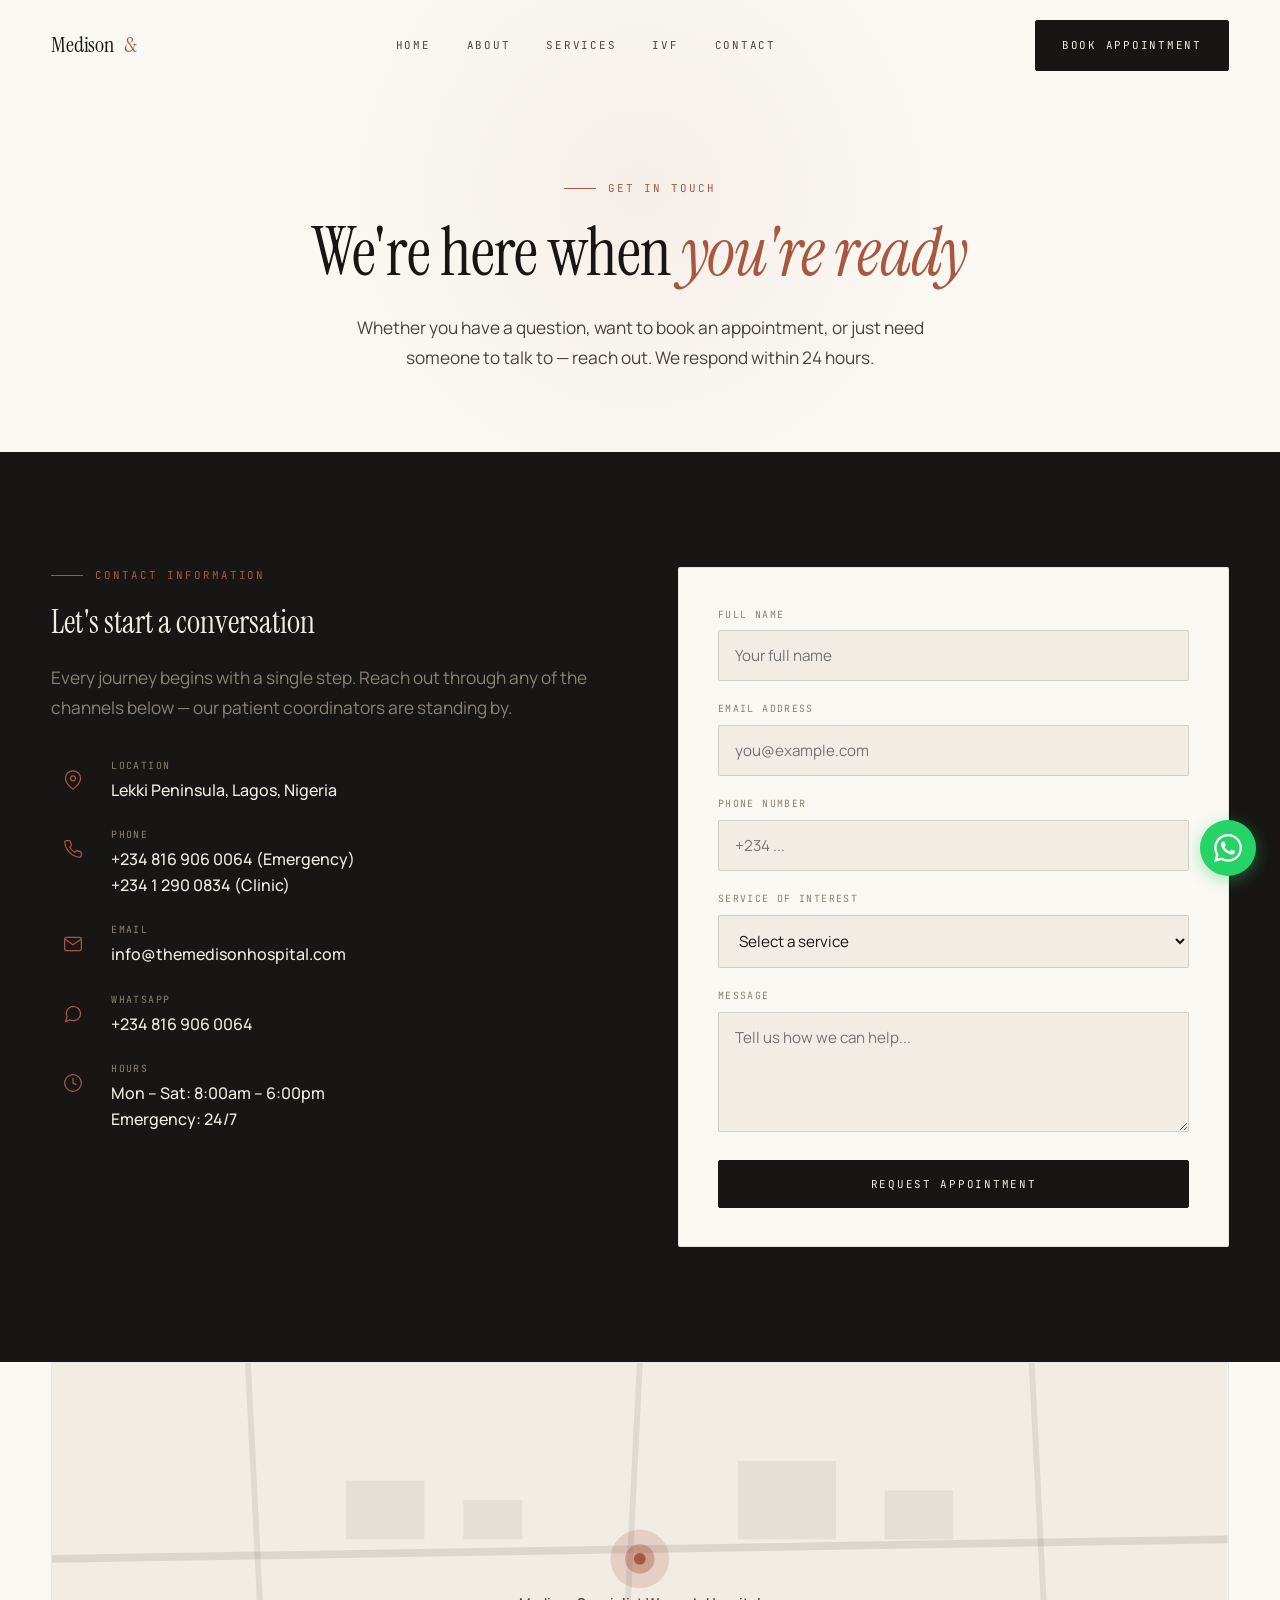
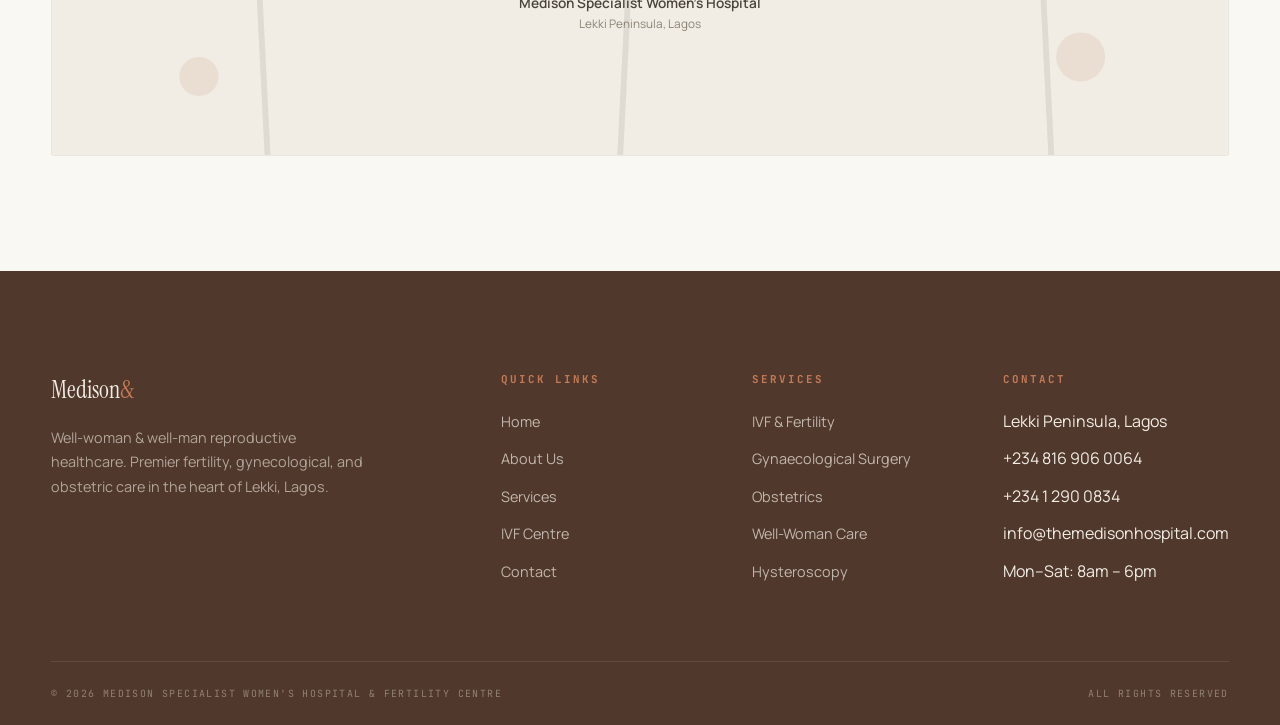
<file: contact.html>
<!DOCTYPE html>
<html lang="en">
<head>
  <meta charset="UTF-8">
  <meta name="viewport" content="width=device-width, initial-scale=1.0">
  <title>Contact Us — Medison Specialist Women's Hospital</title>
  <meta name="description" content="Book a consultation at Medison Specialist Women's Hospital, Lekki Lagos. Call, email, or WhatsApp us today.">
  <link rel="preconnect" href="https://fonts.googleapis.com">
  <link rel="preconnect" href="https://fonts.gstatic.com" crossorigin>
  <link href="https://fonts.googleapis.com/css2?family=Instrument+Serif:ital@0;1&family=Manrope:wght@300;400;500;600;700&family=JetBrains+Mono:wght@400;500&display=swap" rel="stylesheet">
  <link rel="stylesheet" href="css/style.css">
  <link rel="icon" href="data:image/svg+xml,<svg xmlns='http://www.w3.org/2000/svg' viewBox='0 0 100 100'><circle cx='50' cy='50' r='45' fill='%23A9573F'/><text x='50' y='65' font-size='40' text-anchor='middle' fill='white' font-family='serif'>M</text></svg>">
</head>
<body>

  <!-- Navigation -->
  <nav class="nav">
    <div class="nav-inner">
      <a href="index.html" class="nav-brand">Medison<span>&</span></a>
      <div class="nav-links">
        <a href="index.html">Home</a>
        <a href="about.html">About</a>
        <a href="services.html">Services</a>
        <a href="ivf.html">IVF</a>
        <a href="contact.html">Contact</a>
      </div>
      <div class="nav-cta">
        <a href="contact.html" class="btn btn-p">Book Appointment</a>
        <button class="nav-hamburger" aria-label="Menu">
          <span></span><span></span><span></span>
        </button>
      </div>
    </div>
  </nav>

  <!-- Page Hero -->
  <section class="page-hero">
    <div class="container">
      <span class="eyebrow reveal" style="justify-content:center">Get in Touch</span>
      <h1 class="section-title reveal reveal-delay-1">We're here when <span class="italic-accent">you're ready</span></h1>
      <p class="lead reveal reveal-delay-2">Whether you have a question, want to book an appointment, or just need someone to talk to — reach out. We respond within 24 hours.</p>
    </div>
  </section>

  <!-- Contact Section -->
  <section class="section section-dark" id="contact">
    <div class="container">
      <div class="contact-grid">
        <div class="contact-info reveal">
          <span class="eyebrow">Contact Information</span>
          <h3>Let's start a conversation</h3>
          <p class="lead" style="color:var(--muted)">Every journey begins with a single step. Reach out through any of the channels below — our patient coordinators are standing by.</p>
          <div class="contact-detail">
            <div class="icon">
              <svg width="20" height="20" viewBox="0 0 24 24" fill="none" stroke="currentColor" stroke-width="1.5"><path d="M21 10c0 7-9 13-9 13s-9-6-9-13a9 9 0 0 1 18 0z"/><circle cx="12" cy="10" r="3"/></svg>
            </div>
            <div>
              <div class="label">Location</div>
              <div class="value">Lekki Peninsula, Lagos, Nigeria</div>
            </div>
          </div>
          <div class="contact-detail">
            <div class="icon">
              <svg width="20" height="20" viewBox="0 0 24 24" fill="none" stroke="currentColor" stroke-width="1.5"><path d="M22 16.92v3a2 2 0 0 1-2.18 2 19.79 19.79 0 0 1-8.63-3.07 19.5 19.5 0 0 1-6-6 19.79 19.79 0 0 1-3.07-8.67A2 2 0 0 1 4.11 2h3a2 2 0 0 1 2 1.72 12.84 12.84 0 0 0 .7 2.81 2 2 0 0 1-.45 2.11L8.09 9.91a16 16 0 0 0 6 6l1.27-1.27a2 2 0 0 1 2.11-.45 12.84 12.84 0 0 0 2.81.7A2 2 0 0 1 22 16.92z"/></svg>
            </div>
            <div>
              <div class="label">Phone</div>
              <div class="value">+234 816 906 0064 (Emergency)</div>
              <div class="value">+234 1 290 0834 (Clinic)</div>
            </div>
          </div>
          <div class="contact-detail">
            <div class="icon">
              <svg width="20" height="20" viewBox="0 0 24 24" fill="none" stroke="currentColor" stroke-width="1.5"><path d="M4 4h16c1.1 0 2 .9 2 2v12c0 1.1-.9 2-2 2H4c-1.1 0-2-.9-2-2V6c0-1.1.9-2 2-2z"/><polyline points="22,6 12,13 2,6"/></svg>
            </div>
            <div>
              <div class="label">Email</div>
              <div class="value">info@themedisonhospital.com</div>
            </div>
          </div>
          <div class="contact-detail">
            <div class="icon">
              <svg width="20" height="20" viewBox="0 0 24 24" fill="none" stroke="currentColor" stroke-width="1.5"><path d="M21 11.5a8.38 8.38 0 0 1-.9 3.8 8.5 8.5 0 0 1-7.6 4.7 8.38 8.38 0 0 1-3.8-.9L3 21l1.9-5.7a8.38 8.38 0 0 1-.9-3.8 8.5 8.5 0 0 1 4.7-7.6 8.38 8.38 0 0 1 3.8-.9h.5a8.48 8.48 0 0 1 8 8v.5z"/></svg>
            </div>
            <div>
              <div class="label">WhatsApp</div>
              <div class="value">+234 816 906 0064</div>
            </div>
          </div>
          <div class="contact-detail">
            <div class="icon">
              <svg width="20" height="20" viewBox="0 0 24 24" fill="none" stroke="currentColor" stroke-width="1.5"><circle cx="12" cy="12" r="10"/><polyline points="12 6 12 12 16 14"/></svg>
            </div>
            <div>
              <div class="label">Hours</div>
              <div class="value">Mon – Sat: 8:00am – 6:00pm</div>
              <div class="value">Emergency: 24/7</div>
            </div>
          </div>
        </div>
        <div class="contact-form reveal reveal-delay-1">
          <form action="https://formsubmit.co/info@themedisonhospital.com" method="POST">
            <input type="hidden" name="_subject" value="New Appointment Request — Medison Hospital">
            <input type="hidden" name="_captcha" value="false">
            <div class="form-group">
              <label for="name">Full Name</label>
              <input type="text" id="name" name="name" required placeholder="Your full name">
            </div>
            <div class="form-group">
              <label for="email">Email Address</label>
              <input type="email" id="email" name="email" required placeholder="you@example.com">
            </div>
            <div class="form-group">
              <label for="phone">Phone Number</label>
              <input type="tel" id="phone" name="phone" placeholder="+234 ...">
            </div>
            <div class="form-group">
              <label for="service">Service of Interest</label>
              <select id="service" name="service">
                <option value="">Select a service</option>
                <option value="ivf">IVF &amp; Fertility</option>
                <option value="gynaecology">Gynaecological Surgery</option>
                <option value="obstetrics">Obstetrics &amp; Antenatal</option>
                <option value="well-woman">Well-Woman Care</option>
                <option value="assessment">Fertility Assessment</option>
                <option value="other">Other</option>
              </select>
            </div>
            <div class="form-group">
              <label for="message">Message</label>
              <textarea id="message" name="message" placeholder="Tell us how we can help..."></textarea>
            </div>
            <button type="submit" class="btn btn-p">Request Appointment</button>
          </form>
        </div>
      </div>
    </div>
  </section>

  <!-- Map Placeholder -->
  <section class="section section-warm" style="padding-top:0">
    <div class="container">
      <div class="reveal" style="border-radius:2px;overflow:hidden;border:1px solid var(--rule-soft)">
        <svg viewBox="0 0 1200 400" fill="none" xmlns="http://www.w3.org/2000/svg" style="width:100%;height:auto;display:block">
          <rect width="1200" height="400" fill="#F1EDE4"/>
          <!-- Roads -->
          <path d="M0 200 L1200 180" stroke="rgba(24,22,20,.1)" stroke-width="8"/>
          <path d="M200 0 L220 400" stroke="rgba(24,22,20,.08)" stroke-width="6"/>
          <path d="M600 0 L580 400" stroke="rgba(24,22,20,.08)" stroke-width="6"/>
          <path d="M1000 0 L1020 400" stroke="rgba(24,22,20,.08)" stroke-width="6"/>
          <!-- Buildings -->
          <rect x="300" y="120" width="80" height="60" fill="rgba(24,22,20,.06)"/>
          <rect x="420" y="140" width="60" height="40" fill="rgba(24,22,20,.06)"/>
          <rect x="700" y="100" width="100" height="80" fill="rgba(24,22,20,.06)"/>
          <rect x="850" y="130" width="70" height="50" fill="rgba(24,22,20,.06)"/>
          <!-- Location pin -->
          <circle cx="600" cy="200" r="30" fill="#A9573F" opacity="0.2"/>
          <circle cx="600" cy="200" r="15" fill="#A9573F" opacity="0.4"/>
          <circle cx="600" cy="200" r="6" fill="#A9573F"/>
          <text x="600" y="250" text-anchor="middle" font-family="Manrope,sans-serif" font-size="14" fill="#4A443C" font-weight="600">Medison Specialist Women's Hospital</text>
          <text x="600" y="270" text-anchor="middle" font-family="Manrope,sans-serif" font-size="12" fill="#8A8175">Lekki Peninsula, Lagos</text>
          <!-- Trees -->
          <circle cx="150" cy="320" r="20" fill="#A9573F" opacity="0.1"/>
          <circle cx="1050" cy="300" r="25" fill="#A9573F" opacity="0.1"/>
        </svg>
      </div>
    </div>
  </section>

  <!-- Footer -->
  <footer class="footer">
    <div class="container">
      <div class="footer-grid">
        <div>
          <div class="footer-brand">Medison<span>&</span></div>
          <p class="footer-desc">Well-woman &amp; well-man reproductive healthcare. Premier fertility, gynecological, and obstetric care in the heart of Lekki, Lagos.</p>
        </div>
        <div>
          <h5>Quick Links</h5>
          <ul class="footer-links">
            <li><a href="index.html">Home</a></li>
            <li><a href="about.html">About Us</a></li>
            <li><a href="services.html">Services</a></li>
            <li><a href="ivf.html">IVF Centre</a></li>
            <li><a href="contact.html">Contact</a></li>
          </ul>
        </div>
        <div>
          <h5>Services</h5>
          <ul class="footer-links">
            <li><a href="ivf.html">IVF &amp; Fertility</a></li>
            <li><a href="services.html#gynaecology">Gynaecological Surgery</a></li>
            <li><a href="services.html#obstetrics">Obstetrics</a></li>
            <li><a href="services.html#well-woman">Well-Woman Care</a></li>
            <li><a href="services.html#hysteroscopy">Hysteroscopy</a></li>
          </ul>
        </div>
        <div>
          <h5>Contact</h5>
          <ul class="footer-links">
            <li>Lekki Peninsula, Lagos</li>
            <li>+234 816 906 0064</li>
            <li>+234 1 290 0834</li>
            <li>info@themedisonhospital.com</li>
            <li>Mon–Sat: 8am – 6pm</li>
          </ul>
        </div>
      </div>
      <div class="footer-bottom">
        <span>© <span data-year>2025</span> Medison Specialist Women's Hospital &amp; Fertility Centre</span>
        <span>All rights reserved</span>
      </div>
    </div>
  </footer>

  <!-- WhatsApp Float -->
  <a href="https://wa.me/2348169060064" class="whatsapp-float" target="_blank" rel="noopener" aria-label="Chat on WhatsApp">
    <svg width="28" height="28" viewBox="0 0 24 24" fill="currentColor"><path d="M17.472 14.382c-.297-.149-1.758-.867-2.03-.967-.273-.099-.471-.148-.67.15-.197.297-.767.966-.94 1.164-.173.199-.347.223-.644.075-.297-.15-1.255-.463-2.39-1.475-.883-.788-1.48-1.761-1.653-2.059-.173-.297-.018-.458.13-.606.134-.133.298-.347.446-.52.149-.174.198-.298.298-.497.099-.198.05-.371-.025-.52-.075-.149-.669-1.612-.916-2.207-.242-.579-.487-.5-.669-.51-.173-.008-.371-.01-.57-.01-.198 0-.52.074-.792.372-.272.297-1.04 1.016-1.04 2.479 0 1.462 1.065 2.875 1.213 3.074.149.198 2.096 3.2 5.077 4.487.709.306 1.262.489 1.694.625.712.227 1.36.195 1.871.118.571-.085 1.758-.719 2.006-1.413.248-.694.248-1.289.173-1.413-.074-.124-.272-.198-.57-.347m-5.421 7.403h-.004a9.87 9.87 0 0 1-5.031-1.378l-.361-.214-3.741.982.998-3.648-.235-.374a9.86 9.86 0 0 1-1.51-5.26c.001-5.45 4.436-9.884 9.888-9.884 2.64 0 5.122 1.03 6.988 2.898a9.825 9.825 0 0 1 2.893 6.994c-.003 5.45-4.437 9.884-9.885 9.884m8.413-18.297A11.815 11.815 0 0 0 12.05 0C5.495 0 .16 5.335.157 11.892c0 2.096.547 4.142 1.588 5.945L.057 24l6.305-1.654a11.882 11.882 0 0 0 5.683 1.448h.005c6.554 0 11.89-5.335 11.893-11.893a11.821 11.821 0 0 0-3.48-8.413Z"/></svg>
  </a>

  <script src="js/main.js"></script>
</body>
</html>
</file>
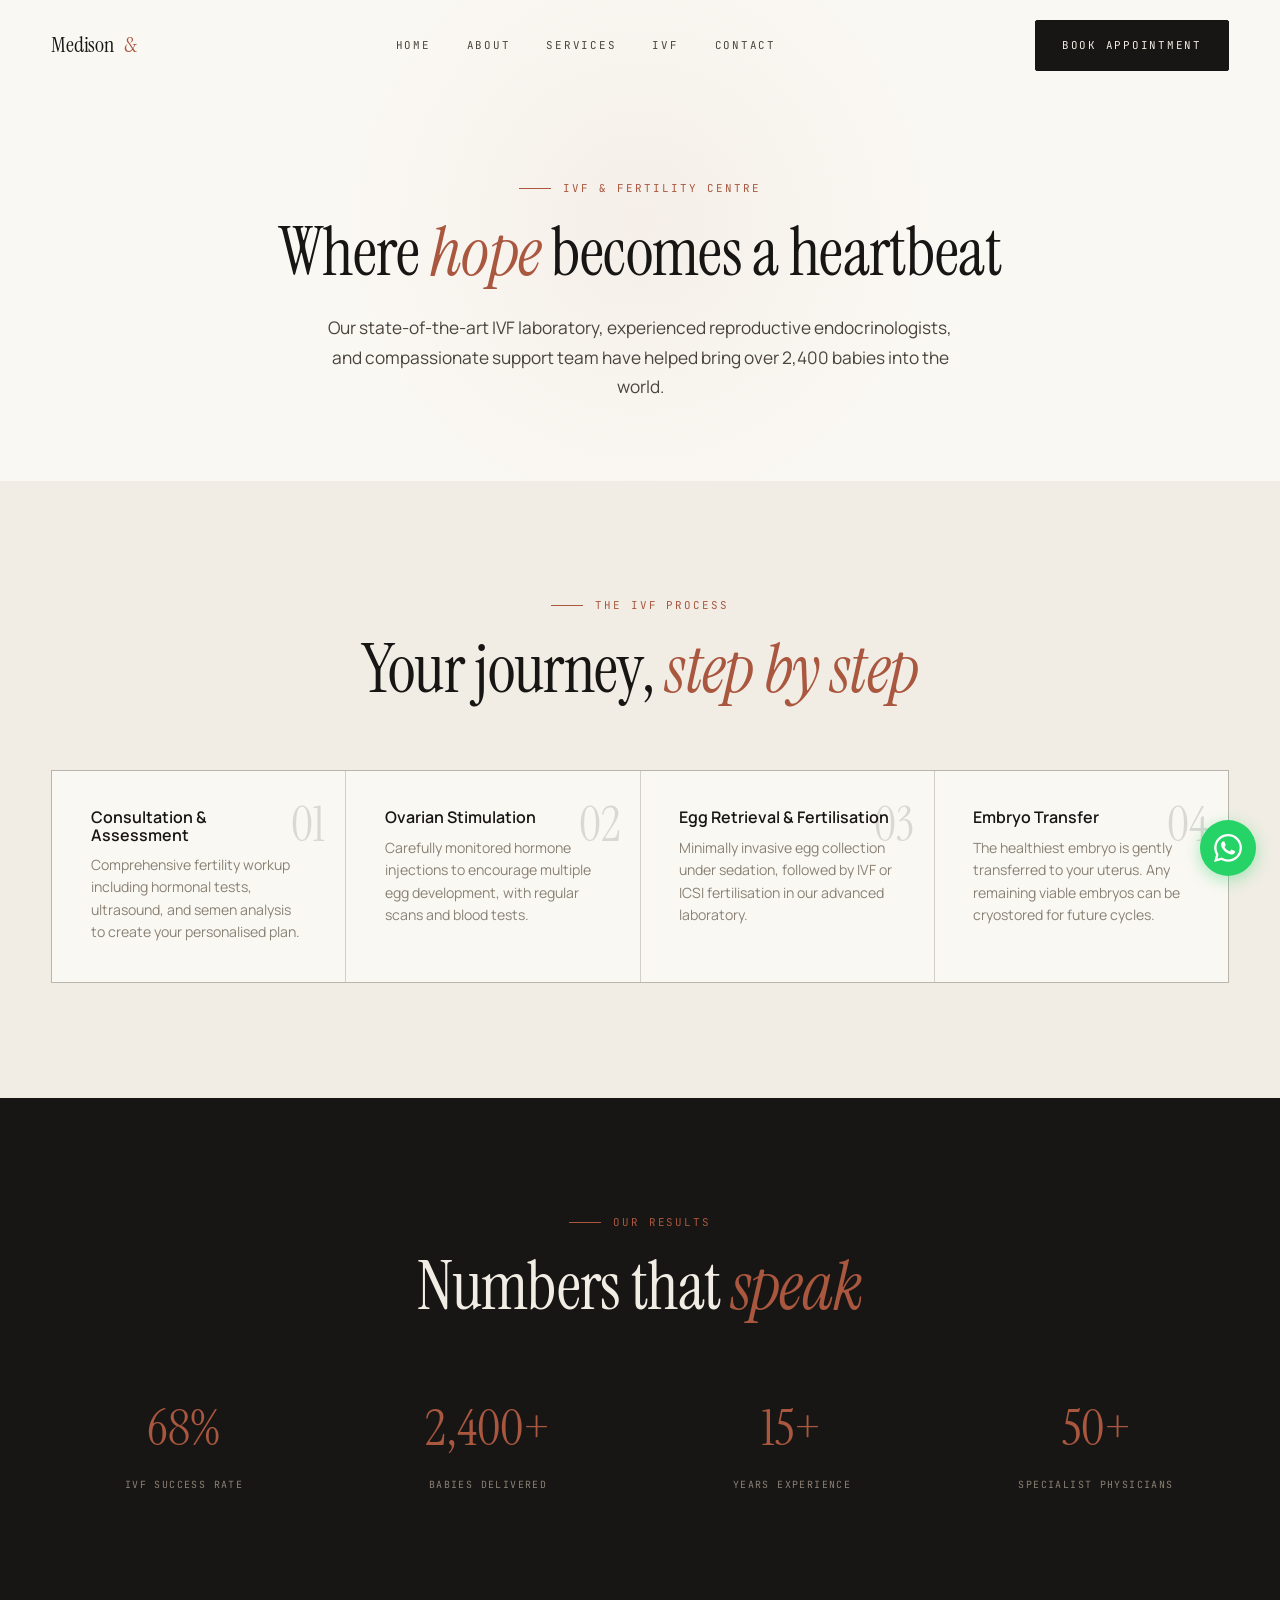
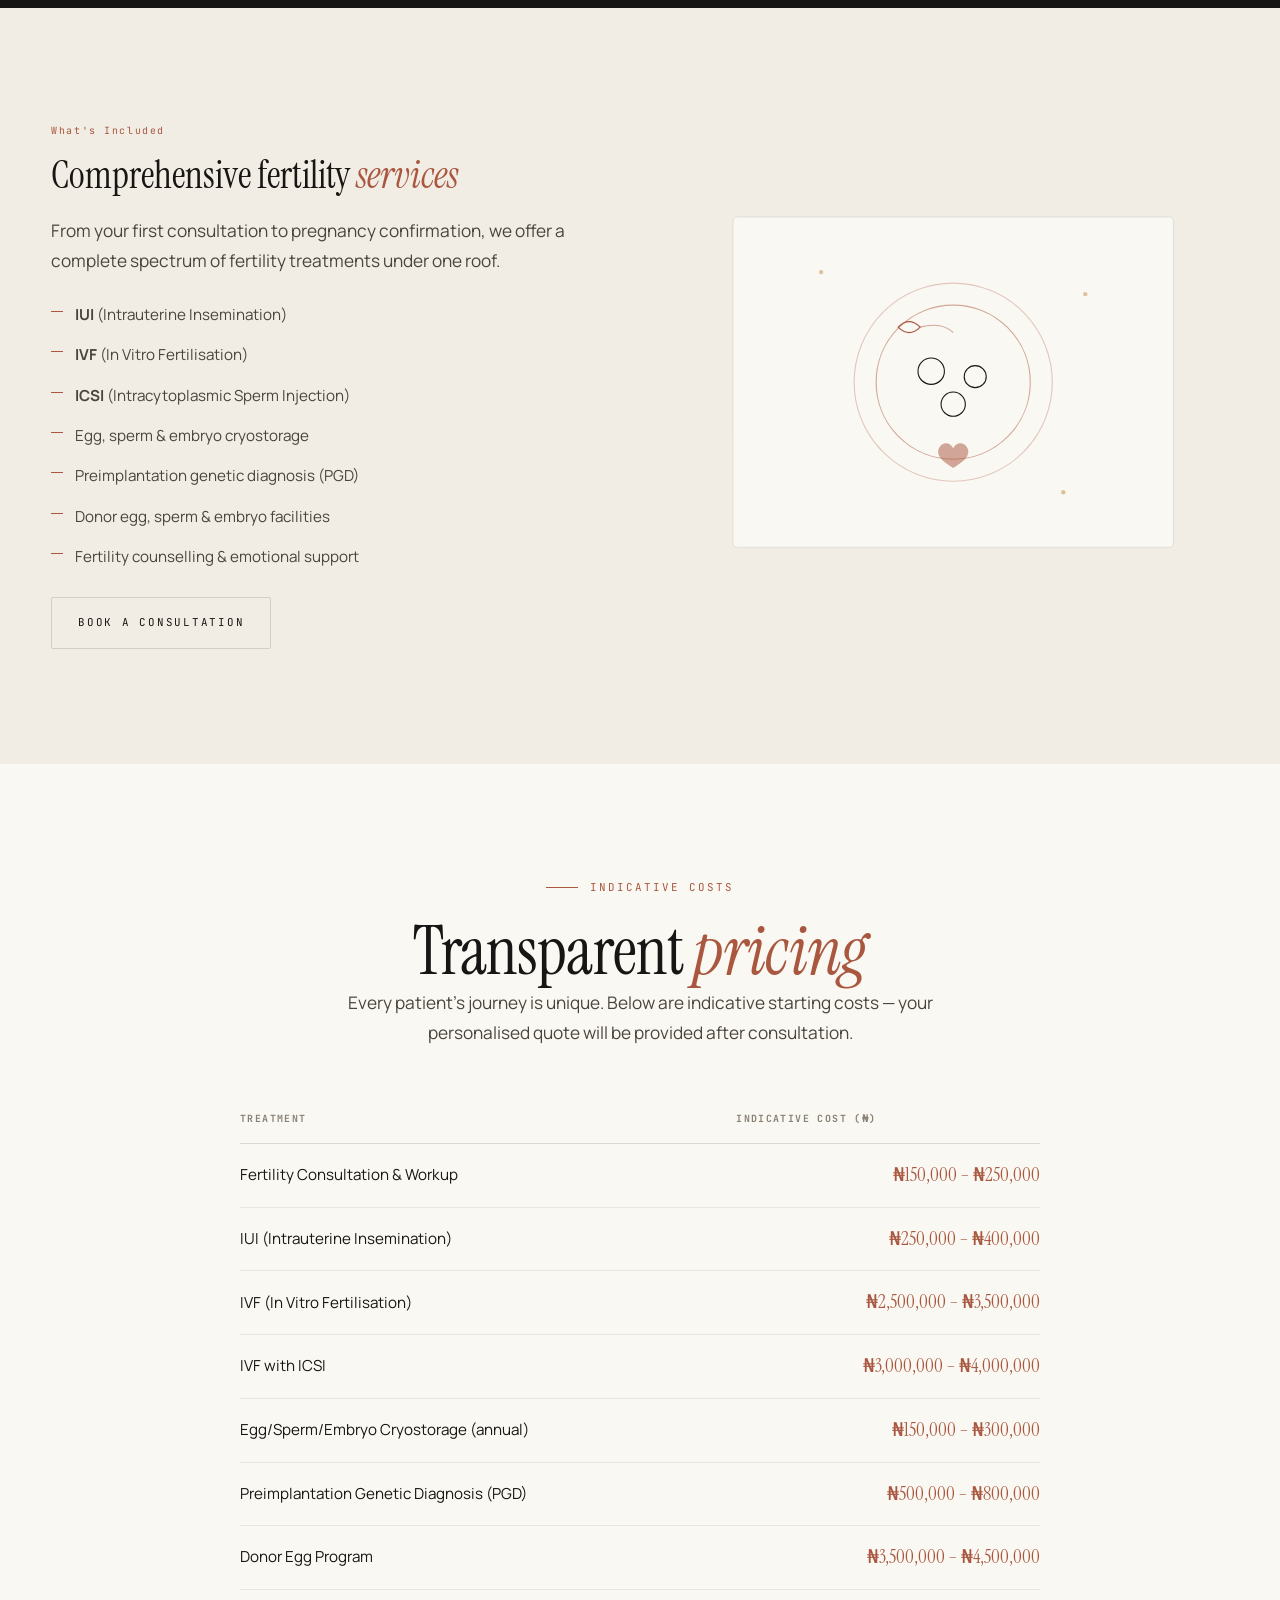
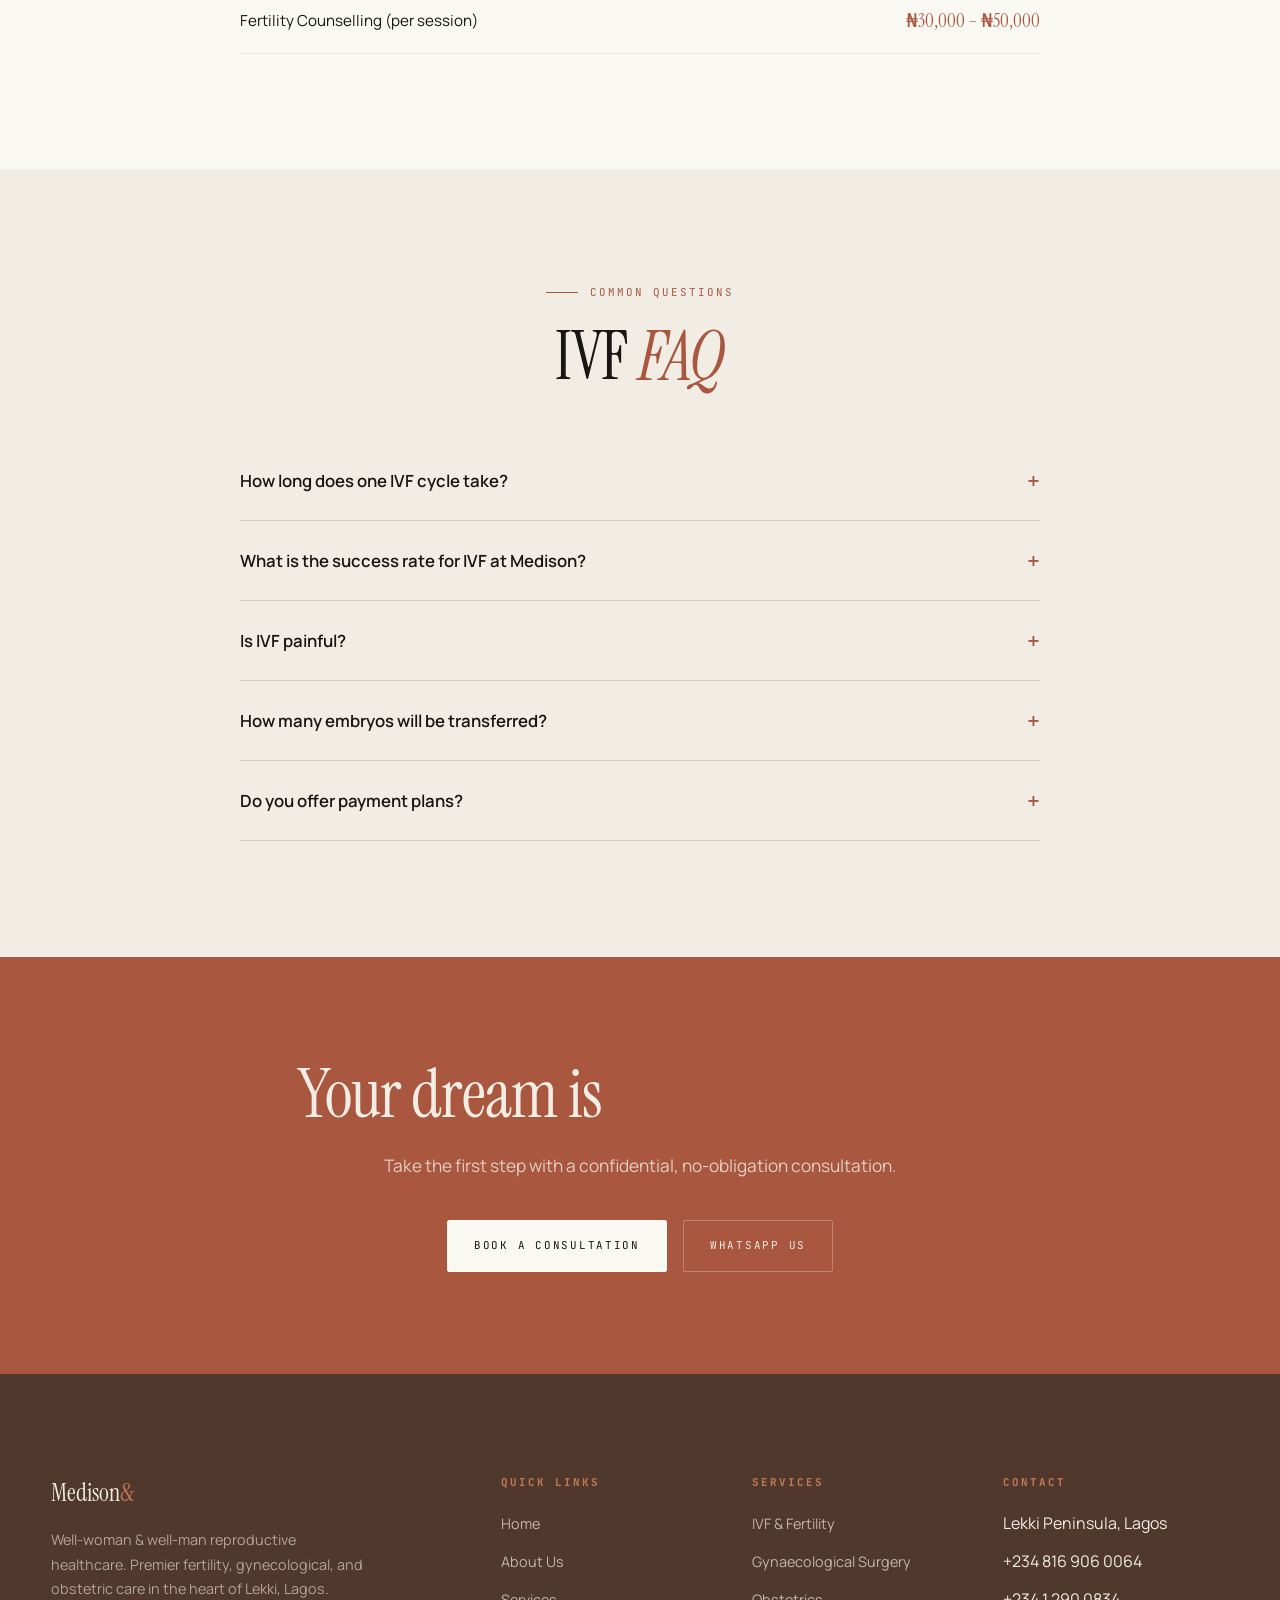
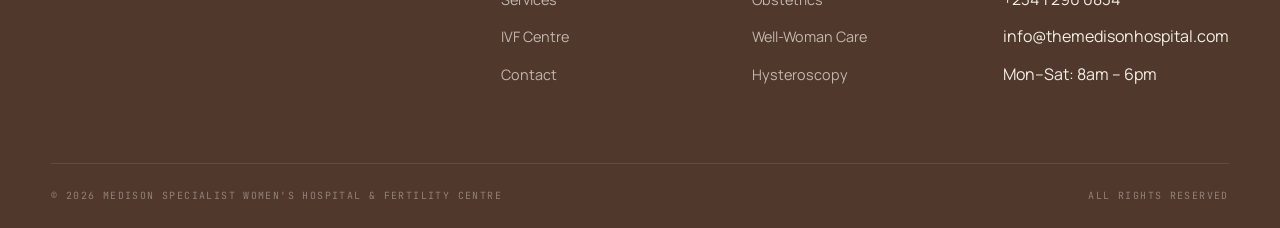
<file: ivf.html>
<!DOCTYPE html>
<html lang="en">
<head>
  <meta charset="UTF-8">
  <meta name="viewport" content="width=device-width, initial-scale=1.0">
  <title>IVF & Fertility Services — Medison Specialist Women's Hospital</title>
  <meta name="description" content="World-class IVF, ICSI, IUI, egg & embryo cryostorage, PGD and donor facilities at Lagos' leading fertility centre. 68% success rate. Book a consultation.">
  <link rel="preconnect" href="https://fonts.googleapis.com">
  <link rel="preconnect" href="https://fonts.gstatic.com" crossorigin>
  <link href="https://fonts.googleapis.com/css2?family=Instrument+Serif:ital@0;1&family=Manrope:wght@300;400;500;600;700&family=JetBrains+Mono:wght@400;500&display=swap" rel="stylesheet">
  <link rel="stylesheet" href="css/style.css">
  <link rel="icon" href="data:image/svg+xml,<svg xmlns='http://www.w3.org/2000/svg' viewBox='0 0 100 100'><circle cx='50' cy='50' r='45' fill='%23A9573F'/><text x='50' y='65' font-size='40' text-anchor='middle' fill='white' font-family='serif'>M</text></svg>">
</head>
<body>

  <!-- Navigation -->
  <nav class="nav">
    <div class="nav-inner">
      <a href="index.html" class="nav-brand">Medison<span>&</span></a>
      <div class="nav-links">
        <a href="index.html">Home</a>
        <a href="about.html">About</a>
        <a href="services.html">Services</a>
        <a href="ivf.html">IVF</a>
        <a href="contact.html">Contact</a>
      </div>
      <div class="nav-cta">
        <a href="contact.html" class="btn btn-p">Book Appointment</a>
        <button class="nav-hamburger" aria-label="Menu">
          <span></span><span></span><span></span>
        </button>
      </div>
    </div>
  </nav>

  <!-- Page Hero -->
  <section class="page-hero">
    <div class="container">
      <span class="eyebrow reveal" style="justify-content:center">IVF &amp; Fertility Centre</span>
      <h1 class="section-title reveal reveal-delay-1">Where <span class="italic-accent">hope</span> becomes a heartbeat</h1>
      <p class="lead reveal reveal-delay-2">Our state-of-the-art IVF laboratory, experienced reproductive endocrinologists, and compassionate support team have helped bring over 2,400 babies into the world.</p>
    </div>
  </section>

  <!-- IVF Process -->
  <section class="section">
    <div class="container">
      <div style="text-align:center;max-width:680px;margin:0 auto">
        <span class="eyebrow reveal" style="justify-content:center">The IVF Process</span>
        <h2 class="section-title reveal reveal-delay-1" style="margin-top:20px">Your journey, <span class="italic-accent">step by step</span></h2>
      </div>
      <div class="process-steps">
        <div class="process-step reveal">
          <span class="step-num">01</span>
          <h4>Consultation &amp; Assessment</h4>
          <p>Comprehensive fertility workup including hormonal tests, ultrasound, and semen analysis to create your personalised plan.</p>
        </div>
        <div class="process-step reveal reveal-delay-1">
          <span class="step-num">02</span>
          <h4>Ovarian Stimulation</h4>
          <p>Carefully monitored hormone injections to encourage multiple egg development, with regular scans and blood tests.</p>
        </div>
        <div class="process-step reveal reveal-delay-2">
          <span class="step-num">03</span>
          <h4>Egg Retrieval &amp; Fertilisation</h4>
          <p>Minimally invasive egg collection under sedation, followed by IVF or ICSI fertilisation in our advanced laboratory.</p>
        </div>
        <div class="process-step reveal reveal-delay-3">
          <span class="step-num">04</span>
          <h4>Embryo Transfer</h4>
          <p>The healthiest embryo is gently transferred to your uterus. Any remaining viable embryos can be cryostored for future cycles.</p>
        </div>
      </div>
    </div>
  </section>

  <!-- Success Rates & Stats -->
  <section class="section section-dark">
    <div class="container">
      <div style="text-align:center;max-width:680px;margin:0 auto">
        <span class="eyebrow reveal" style="justify-content:center">Our Results</span>
        <h2 class="section-title reveal reveal-delay-1" style="margin-top:20px;color:var(--paper)">Numbers that <span class="italic-accent">speak</span></h2>
      </div>
      <div class="why-grid" style="margin-top:64px">
        <div class="why-item reveal" style="text-align:center">
          <div class="num" style="font-family:var(--disp);font-size:clamp(2.5rem,4vw,3.5rem);color:var(--terra)">68%</div>
          <div class="label" style="font-family:var(--mono);font-size:.62rem;letter-spacing:.14em;text-transform:uppercase;color:var(--muted);margin-top:8px">IVF Success Rate</div>
        </div>
        <div class="why-item reveal reveal-delay-1" style="text-align:center">
          <div class="num" style="font-family:var(--disp);font-size:clamp(2.5rem,4vw,3.5rem);color:var(--terra)">2,400+</div>
          <div class="label" style="font-family:var(--mono);font-size:.62rem;letter-spacing:.14em;text-transform:uppercase;color:var(--muted);margin-top:8px">Babies Delivered</div>
        </div>
        <div class="why-item reveal reveal-delay-2" style="text-align:center">
          <div class="num" style="font-family:var(--disp);font-size:clamp(2.5rem,4vw,3.5rem);color:var(--terra)">15+</div>
          <div class="label" style="font-family:var(--mono);font-size:.62rem;letter-spacing:.14em;text-transform:uppercase;color:var(--muted);margin-top:8px">Years Experience</div>
        </div>
        <div class="why-item reveal reveal-delay-3" style="text-align:center">
          <div class="num" style="font-family:var(--disp);font-size:clamp(2.5rem,4vw,3.5rem);color:var(--terra)">50+</div>
          <div class="label" style="font-family:var(--mono);font-size:.62rem;letter-spacing:.14em;text-transform:uppercase;color:var(--muted);margin-top:8px">Specialist Physicians</div>
        </div>
      </div>
    </div>
  </section>

  <!-- What's Included -->
  <section class="section">
    <div class="container">
      <div class="service-detail">
        <div class="service-detail-content reveal">
          <span class="num">What's Included</span>
          <h3>Comprehensive fertility <span class="italic-accent">services</span></h3>
          <p class="lead">From your first consultation to pregnancy confirmation, we offer a complete spectrum of fertility treatments under one roof.</p>
          <ul>
            <li><strong>IUI</strong> (Intrauterine Insemination)</li>
            <li><strong>IVF</strong> (In Vitro Fertilisation)</li>
            <li><strong>ICSI</strong> (Intracytoplasmic Sperm Injection)</li>
            <li>Egg, sperm &amp; embryo cryostorage</li>
            <li>Preimplantation genetic diagnosis (PGD)</li>
            <li>Donor egg, sperm &amp; embryo facilities</li>
            <li>Fertility counselling &amp; emotional support</li>
          </ul>
          <a href="contact.html" class="btn btn-g">Book a Consultation</a>
        </div>
        <div class="service-detail-visual reveal reveal-delay-1">
          <svg viewBox="0 0 500 400" fill="none" xmlns="http://www.w3.org/2000/svg" aria-hidden="true">
            <rect x="50" y="50" width="400" height="300" rx="4" fill="#FAF8F3" stroke="rgba(24,22,20,.08)"/>
            <!-- Petri dish -->
            <circle cx="250" cy="200" r="90" stroke="#A9573F" stroke-width="1" opacity="0.3"/>
            <circle cx="250" cy="200" r="70" stroke="#A9573F" stroke-width="1" opacity="0.5"/>
            <!-- Eggs -->
            <circle cx="230" cy="190" r="12" stroke="#181614" stroke-width="1" fill="none"/>
            <circle cx="270" cy="195" r="10" stroke="#181614" stroke-width="1" fill="none"/>
            <circle cx="250" cy="220" r="11" stroke="#181614" stroke-width="1" fill="none"/>
            <!-- Sperm -->
            <path d="M200 150 Q210 140 220 150 Q210 160 200 150Z" stroke="#A9573F" stroke-width="1" fill="none"/>
            <path d="M220 150 Q240 145 250 155" stroke="#A9573F" stroke-width="1" fill="none" opacity="0.5"/>
            <!-- Heart -->
            <path d="M250 260 C247 254 240 254 237 260 C234 266 240 272 250 278 C260 272 266 266 263 260 C260 254 253 254 250 260Z" fill="#A9573F" opacity="0.5"/>
            <!-- Stars -->
            <circle cx="130" cy="100" r="2" fill="#BD8B42" opacity="0.5"/>
            <circle cx="370" cy="120" r="2" fill="#BD8B42" opacity="0.5"/>
            <circle cx="350" cy="300" r="2" fill="#BD8B42" opacity="0.5"/>
          </svg>
        </div>
      </div>
    </div>
  </section>

  <!-- Indicative Costs -->
  <section class="section section-warm">
    <div class="container">
      <div style="text-align:center;max-width:680px;margin:0 auto">
        <span class="eyebrow reveal" style="justify-content:center">Indicative Costs</span>
        <h2 class="section-title reveal reveal-delay-1" style="margin-top:20px">Transparent <span class="italic-accent">pricing</span></h2>
        <p class="lead reveal reveal-delay-2">Every patient's journey is unique. Below are indicative starting costs — your personalised quote will be provided after consultation.</p>
      </div>
      <div style="max-width:800px;margin:48px auto 0">
        <table class="cost-table reveal">
          <thead>
            <tr>
              <th>Treatment</th>
              <th>Indicative Cost (₦)</th>
            </tr>
          </thead>
          <tbody>
            <tr>
              <td>Fertility Consultation &amp; Workup</td>
              <td>₦150,000 – ₦250,000</td>
            </tr>
            <tr>
              <td>IUI (Intrauterine Insemination)</td>
              <td>₦250,000 – ₦400,000</td>
            </tr>
            <tr>
              <td>IVF (In Vitro Fertilisation)</td>
              <td>₦2,500,000 – ₦3,500,000</td>
            </tr>
            <tr>
              <td>IVF with ICSI</td>
              <td>₦3,000,000 – ₦4,000,000</td>
            </tr>
            <tr>
              <td>Egg/Sperm/Embryo Cryostorage (annual)</td>
              <td>₦150,000 – ₦300,000</td>
            </tr>
            <tr>
              <td>Preimplantation Genetic Diagnosis (PGD)</td>
              <td>₦500,000 – ₦800,000</td>
            </tr>
            <tr>
              <td>Donor Egg Program</td>
              <td>₦3,500,000 – ₦4,500,000</td>
            </tr>
            <tr>
              <td>Fertility Counselling (per session)</td>
              <td>₦30,000 – ₦50,000</td>
            </tr>
          </tbody>
        </table>
      </div>
    </div>
  </section>

  <!-- FAQ -->
  <section class="section">
    <div class="container">
      <div style="text-align:center;max-width:680px;margin:0 auto">
        <span class="eyebrow reveal" style="justify-content:center">Common Questions</span>
        <h2 class="section-title reveal reveal-delay-1" style="margin-top:20px">IVF <span class="italic-accent">FAQ</span></h2>
      </div>
      <div class="faq-list" style="margin:48px auto 0">
        <div class="faq-item reveal">
          <button class="faq-q">
            How long does one IVF cycle take?
            <span class="icon">+</span>
          </button>
          <div class="faq-a">
            <p>A single IVF cycle typically takes 4–6 weeks from the start of ovarian stimulation to embryo transfer. Your body's response to medication may slightly alter this timeline, and we adjust accordingly.</p>
          </div>
        </div>
        <div class="faq-item reveal reveal-delay-1">
          <button class="faq-q">
            What is the success rate for IVF at Medison?
            <span class="icon">+</span>
          </button>
          <div class="faq-a">
            <p>Our overall IVF success rate is approximately 68% for women under 35. Success rates vary based on age, cause of infertility, and embryo quality. During your consultation, we'll provide personalised statistics based on your specific situation.</p>
          </div>
        </div>
        <div class="faq-item reveal reveal-delay-2">
          <button class="faq-q">
            Is IVF painful?
            <span class="icon">+</span>
          </button>
          <div class="faq-a">
            <p>Most patients describe IVF as uncomfortable rather than painful. Egg retrieval is performed under sedation, so you won't feel anything during the procedure. Mild cramping or bloating after is common and usually resolves within a few days.</p>
          </div>
        </div>
        <div class="faq-item reveal reveal-delay-3">
          <button class="faq-q">
            How many embryos will be transferred?
            <span class="icon">+</span>
          </button>
          <div class="faq-a">
            <p>We follow international best practices and typically transfer 1–2 embryos depending on your age, embryo quality, and previous cycle history. Our goal is to maximise your chance of pregnancy while minimising the risk of multiple births.</p>
          </div>
        </div>
        <div class="faq-item reveal">
          <button class="faq-q">
            Do you offer payment plans?
            <span class="icon">+</span>
          </button>
          <div class="faq-a">
            <p>Yes. We understand that fertility treatment is a significant investment. We offer flexible payment plans and can connect you with partner financing options. Speak with our patient coordinator during your consultation.</p>
          </div>
        </div>
      </div>
    </div>
  </section>

  <!-- CTA Banner -->
  <section class="cta-banner">
    <div class="container reveal">
      <h2 class="section-title">Your dream is <span class="italic-accent">worth pursuing</span></h2>
      <p class="lead">Take the first step with a confidential, no-obligation consultation.</p>
      <div class="hero-cta">
        <a href="contact.html" class="btn btn-warm">Book a Consultation</a>
        <a href="https://wa.me/2348169060064" class="btn btn-g" style="border-color:rgba(241,237,228,.3);color:var(--paper)">WhatsApp Us</a>
      </div>
    </div>
  </section>

  <!-- Footer -->
  <footer class="footer">
    <div class="container">
      <div class="footer-grid">
        <div>
          <div class="footer-brand">Medison<span>&</span></div>
          <p class="footer-desc">Well-woman &amp; well-man reproductive healthcare. Premier fertility, gynecological, and obstetric care in the heart of Lekki, Lagos.</p>
        </div>
        <div>
          <h5>Quick Links</h5>
          <ul class="footer-links">
            <li><a href="index.html">Home</a></li>
            <li><a href="about.html">About Us</a></li>
            <li><a href="services.html">Services</a></li>
            <li><a href="ivf.html">IVF Centre</a></li>
            <li><a href="contact.html">Contact</a></li>
          </ul>
        </div>
        <div>
          <h5>Services</h5>
          <ul class="footer-links">
            <li><a href="ivf.html">IVF &amp; Fertility</a></li>
            <li><a href="services.html#gynaecology">Gynaecological Surgery</a></li>
            <li><a href="services.html#obstetrics">Obstetrics</a></li>
            <li><a href="services.html#well-woman">Well-Woman Care</a></li>
            <li><a href="services.html#hysteroscopy">Hysteroscopy</a></li>
          </ul>
        </div>
        <div>
          <h5>Contact</h5>
          <ul class="footer-links">
            <li>Lekki Peninsula, Lagos</li>
            <li>+234 816 906 0064</li>
            <li>+234 1 290 0834</li>
            <li>info@themedisonhospital.com</li>
            <li>Mon–Sat: 8am – 6pm</li>
          </ul>
        </div>
      </div>
      <div class="footer-bottom">
        <span>© <span data-year>2025</span> Medison Specialist Women's Hospital &amp; Fertility Centre</span>
        <span>All rights reserved</span>
      </div>
    </div>
  </footer>

  <!-- WhatsApp Float -->
  <a href="https://wa.me/2348169060064" class="whatsapp-float" target="_blank" rel="noopener" aria-label="Chat on WhatsApp">
    <svg width="28" height="28" viewBox="0 0 24 24" fill="currentColor"><path d="M17.472 14.382c-.297-.149-1.758-.867-2.03-.967-.273-.099-.471-.148-.67.15-.197.297-.767.966-.94 1.164-.173.199-.347.223-.644.075-.297-.15-1.255-.463-2.39-1.475-.883-.788-1.48-1.761-1.653-2.059-.173-.297-.018-.458.13-.606.134-.133.298-.347.446-.52.149-.174.198-.298.298-.497.099-.198.05-.371-.025-.52-.075-.149-.669-1.612-.916-2.207-.242-.579-.487-.5-.669-.51-.173-.008-.371-.01-.57-.01-.198 0-.52.074-.792.372-.272.297-1.04 1.016-1.04 2.479 0 1.462 1.065 2.875 1.213 3.074.149.198 2.096 3.2 5.077 4.487.709.306 1.262.489 1.694.625.712.227 1.36.195 1.871.118.571-.085 1.758-.719 2.006-1.413.248-.694.248-1.289.173-1.413-.074-.124-.272-.198-.57-.347m-5.421 7.403h-.004a9.87 9.87 0 0 1-5.031-1.378l-.361-.214-3.741.982.998-3.648-.235-.374a9.86 9.86 0 0 1-1.51-5.26c.001-5.45 4.436-9.884 9.888-9.884 2.64 0 5.122 1.03 6.988 2.898a9.825 9.825 0 0 1 2.893 6.994c-.003 5.45-4.437 9.884-9.885 9.884m8.413-18.297A11.815 11.815 0 0 0 12.05 0C5.495 0 .16 5.335.157 11.892c0 2.096.547 4.142 1.588 5.945L.057 24l6.305-1.654a11.882 11.882 0 0 0 5.683 1.448h.005c6.554 0 11.89-5.335 11.893-11.893a11.821 11.821 0 0 0-3.48-8.413Z"/></svg>
  </a>

  <script src="js/main.js"></script>
</body>
</html>
</file>
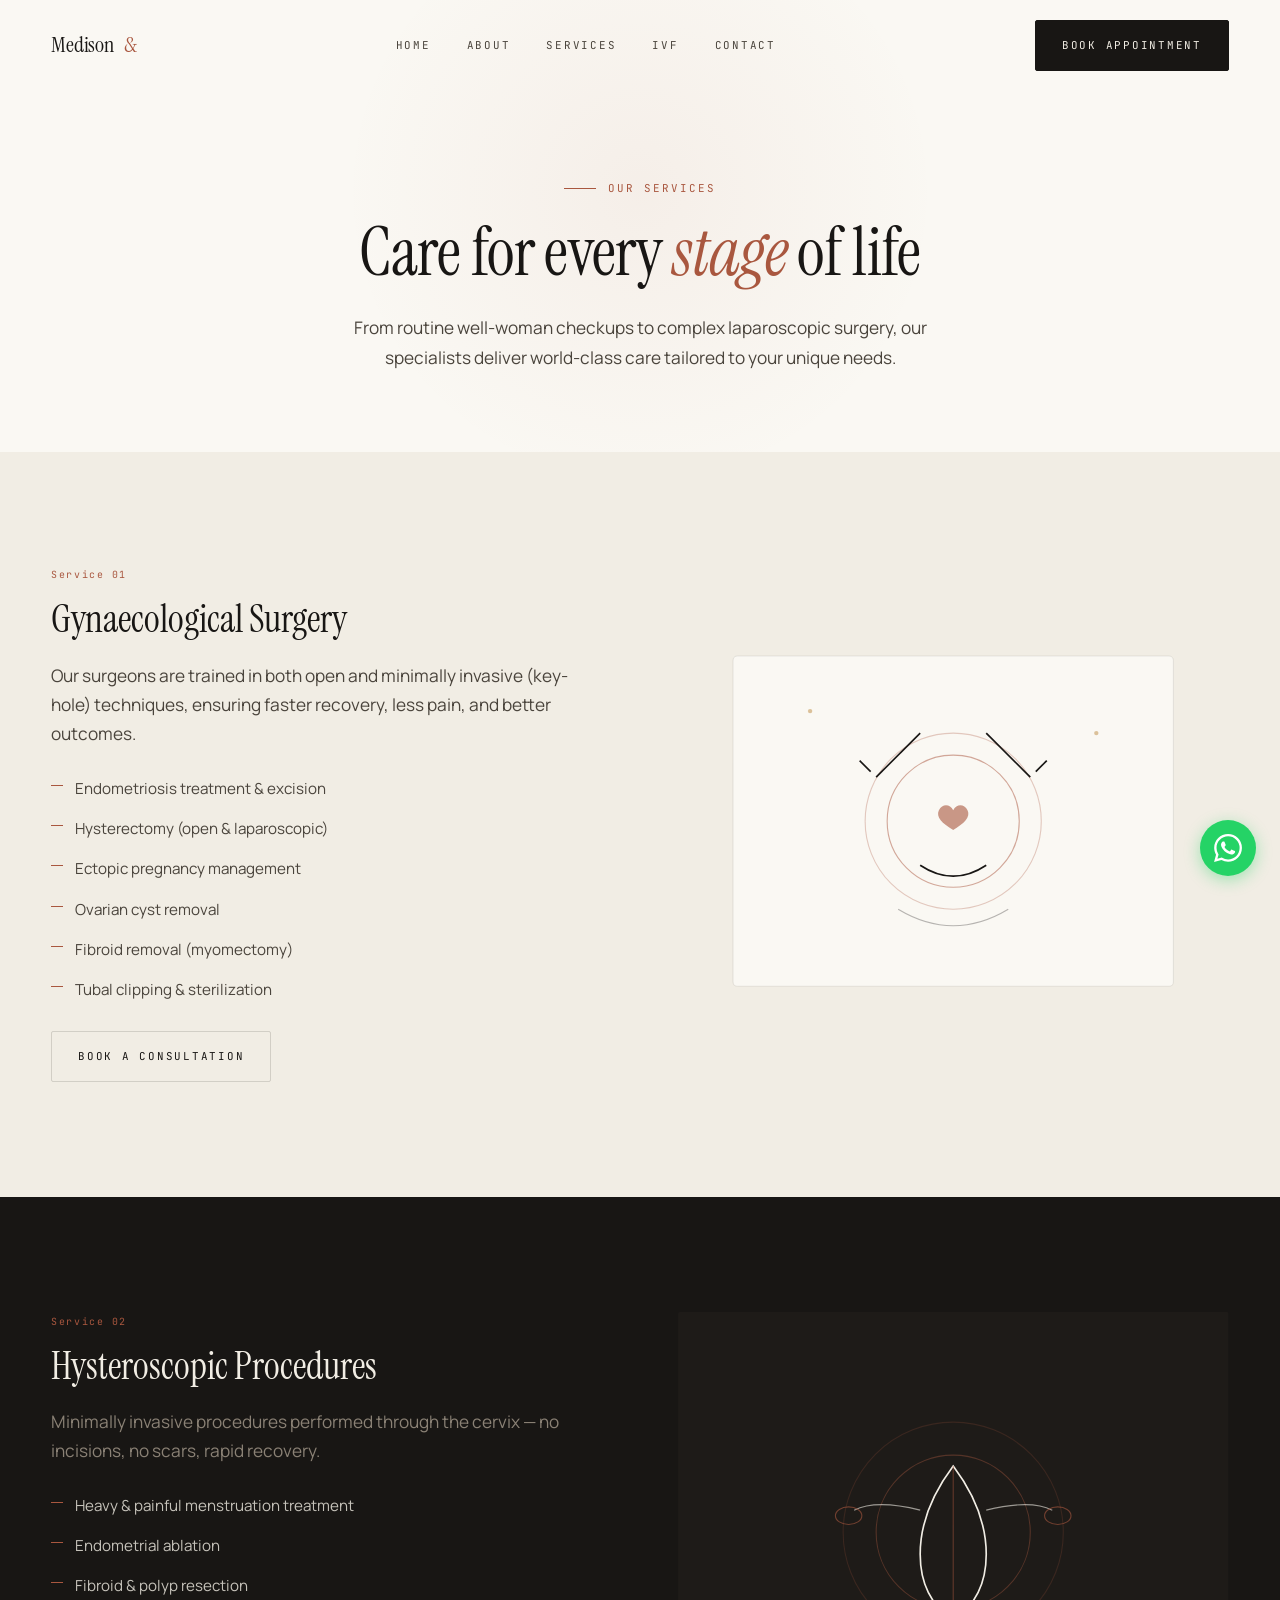
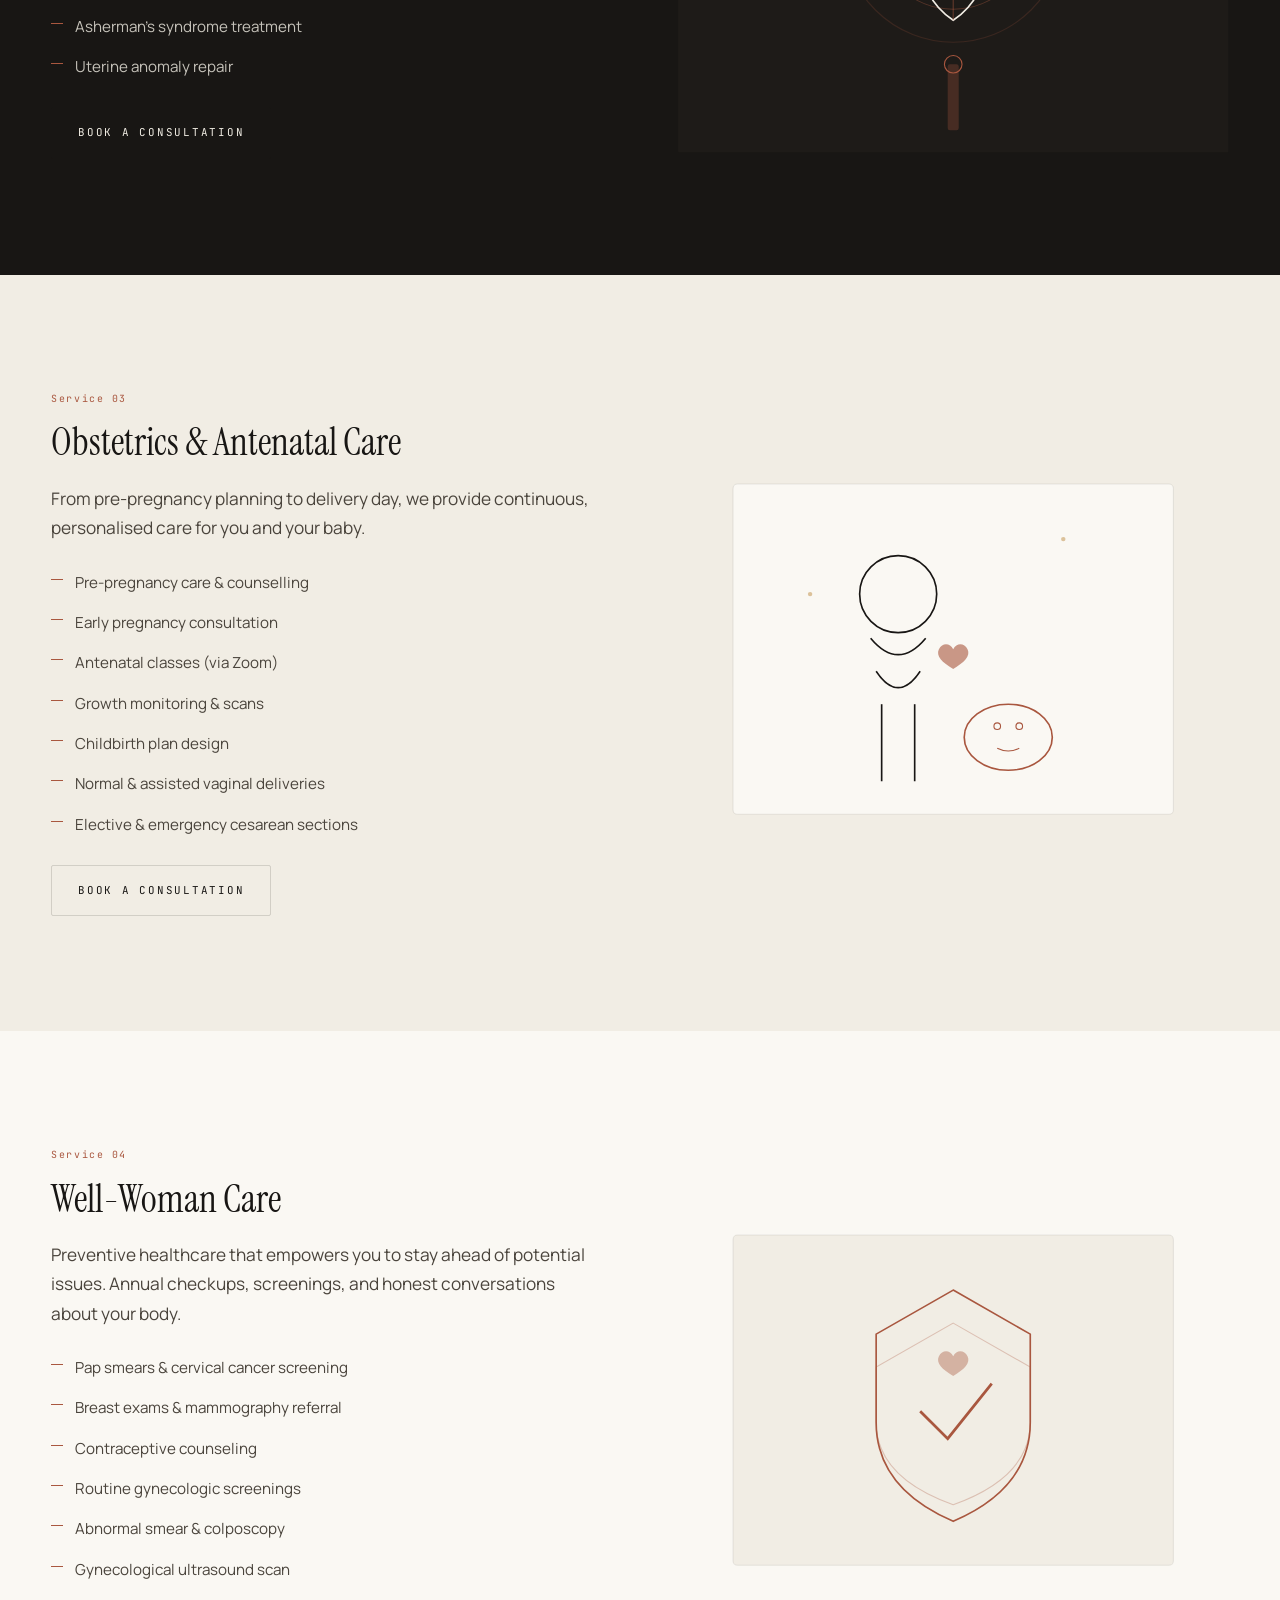
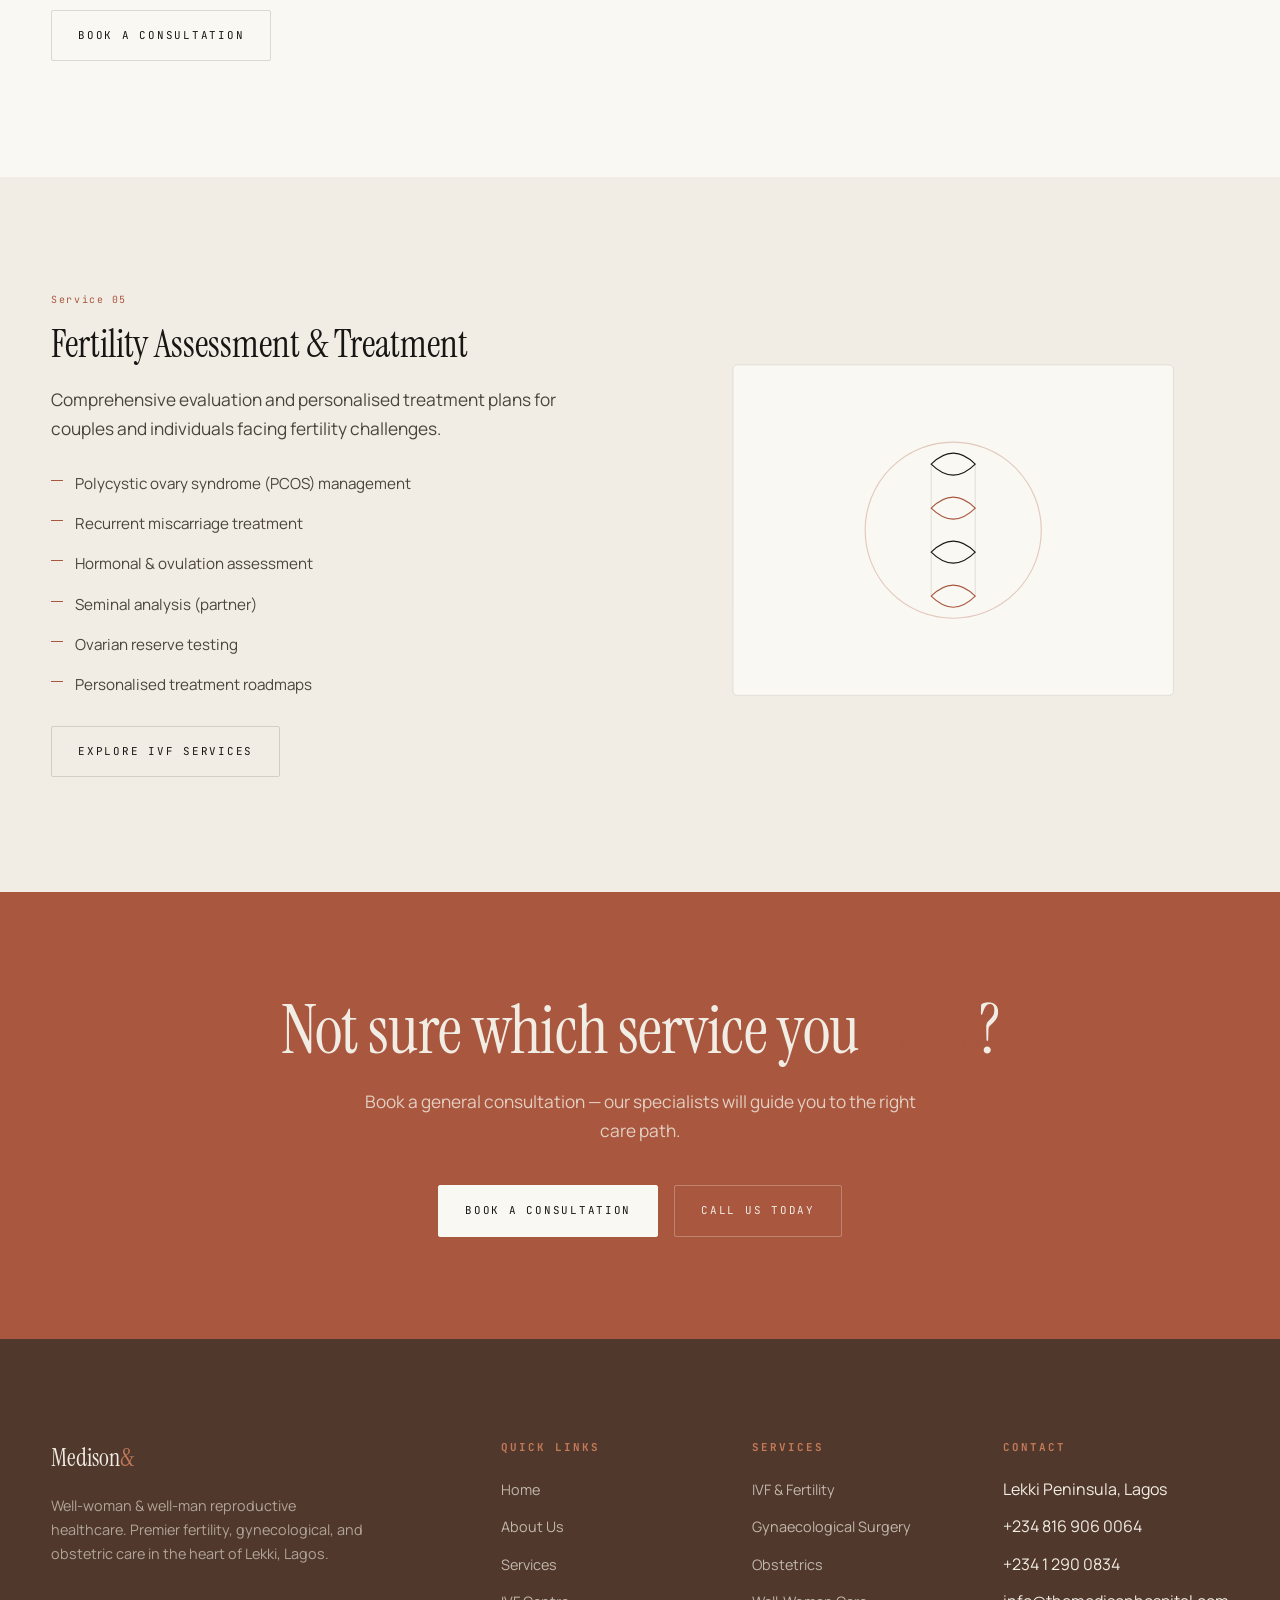
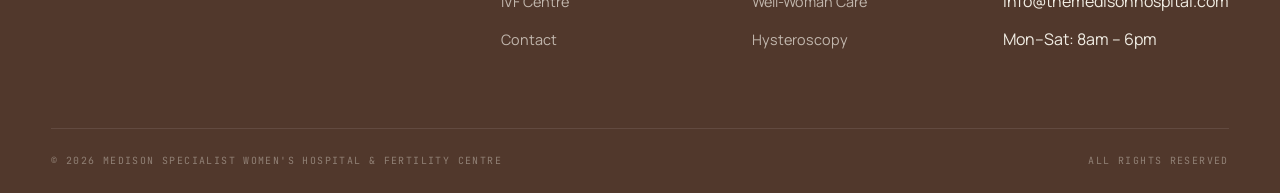
<file: services.html>
<!DOCTYPE html>
<html lang="en">
<head>
  <meta charset="UTF-8">
  <meta name="viewport" content="width=device-width, initial-scale=1.0">
  <title>Services — Medison Specialist Women's Hospital</title>
  <meta name="description" content="Comprehensive gynecological surgery, obstetrics, well-woman care, hysteroscopy and fertility assessment services at Medison Specialist Women's Hospital, Lagos.">
  <link rel="preconnect" href="https://fonts.googleapis.com">
  <link rel="preconnect" href="https://fonts.gstatic.com" crossorigin>
  <link href="https://fonts.googleapis.com/css2?family=Instrument+Serif:ital@0;1&family=Manrope:wght@300;400;500;600;700&family=JetBrains+Mono:wght@400;500&display=swap" rel="stylesheet">
  <link rel="stylesheet" href="css/style.css">
  <link rel="icon" href="data:image/svg+xml,<svg xmlns='http://www.w3.org/2000/svg' viewBox='0 0 100 100'><circle cx='50' cy='50' r='45' fill='%23A9573F'/><text x='50' y='65' font-size='40' text-anchor='middle' fill='white' font-family='serif'>M</text></svg>">
</head>
<body>

  <!-- Navigation -->
  <nav class="nav">
    <div class="nav-inner">
      <a href="index.html" class="nav-brand">Medison<span>&</span></a>
      <div class="nav-links">
        <a href="index.html">Home</a>
        <a href="about.html">About</a>
        <a href="services.html">Services</a>
        <a href="ivf.html">IVF</a>
        <a href="contact.html">Contact</a>
      </div>
      <div class="nav-cta">
        <a href="contact.html" class="btn btn-p">Book Appointment</a>
        <button class="nav-hamburger" aria-label="Menu">
          <span></span><span></span><span></span>
        </button>
      </div>
    </div>
  </nav>

  <!-- Page Hero -->
  <section class="page-hero">
    <div class="container">
      <span class="eyebrow reveal" style="justify-content:center">Our Services</span>
      <h1 class="section-title reveal reveal-delay-1">Care for every <span class="italic-accent">stage</span> of life</h1>
      <p class="lead reveal reveal-delay-2">From routine well-woman checkups to complex laparoscopic surgery, our specialists deliver world-class care tailored to your unique needs.</p>
    </div>
  </section>

  <!-- Gynaecological Surgery -->
  <section class="section" id="gynaecology">
    <div class="container">
      <div class="service-detail">
        <div class="service-detail-content reveal">
          <span class="num">Service 01</span>
          <h3>Gynaecological Surgery</h3>
          <p class="lead">Our surgeons are trained in both open and minimally invasive (key-hole) techniques, ensuring faster recovery, less pain, and better outcomes.</p>
          <ul>
            <li>Endometriosis treatment &amp; excision</li>
            <li>Hysterectomy (open &amp; laparoscopic)</li>
            <li>Ectopic pregnancy management</li>
            <li>Ovarian cyst removal</li>
            <li>Fibroid removal (myomectomy)</li>
            <li>Tubal clipping &amp; sterilization</li>
          </ul>
          <a href="contact.html" class="btn btn-g">Book a Consultation</a>
        </div>
        <div class="service-detail-visual reveal reveal-delay-1">
          <svg viewBox="0 0 500 400" fill="none" xmlns="http://www.w3.org/2000/svg" aria-hidden="true">
            <rect x="50" y="50" width="400" height="300" rx="4" fill="#FAF8F3" stroke="rgba(24,22,20,.08)"/>
            <circle cx="250" cy="200" r="80" stroke="#A9573F" stroke-width="1" opacity="0.3"/>
            <circle cx="250" cy="200" r="60" stroke="#A9573F" stroke-width="1" opacity="0.5"/>
            <!-- Surgical tools -->
            <path d="M180 160 L220 120" stroke="#181614" stroke-width="1.5"/>
            <path d="M175 155 L165 145" stroke="#181614" stroke-width="1.5"/>
            <path d="M320 160 L280 120" stroke="#181614" stroke-width="1.5"/>
            <path d="M325 155 L335 145" stroke="#181614" stroke-width="1.5"/>
            <!-- Body outline -->
            <path d="M220 240 Q250 260 280 240" stroke="#181614" stroke-width="1.5" fill="none"/>
            <path d="M200 280 Q250 310 300 280" stroke="#181614" stroke-width="1" fill="none" opacity="0.3"/>
            <!-- Heart -->
            <path d="M250 190 C247 184 240 184 237 190 C234 196 240 202 250 208 C260 202 266 196 263 190 C260 184 253 184 250 190Z" fill="#A9573F" opacity="0.6"/>
            <!-- Stars -->
            <circle cx="120" cy="100" r="2" fill="#BD8B42" opacity="0.5"/>
            <circle cx="380" cy="120" r="2" fill="#BD8B42" opacity="0.5"/>
          </svg>
        </div>
      </div>
    </div>
  </section>

  <!-- Hysteroscopic Procedures -->
  <section class="section section-dark" id="hysteroscopy">
    <div class="container">
      <div class="service-detail reverse">
        <div class="service-detail-content reveal">
          <span class="num">Service 02</span>
          <h3 style="color:var(--paper)">Hysteroscopic Procedures</h3>
          <p class="lead" style="color:var(--muted)">Minimally invasive procedures performed through the cervix — no incisions, no scars, rapid recovery.</p>
          <ul style="color:var(--paper)">
            <li style="color:rgba(241,237,228,.8)">Heavy &amp; painful menstruation treatment</li>
            <li style="color:rgba(241,237,228,.8)">Endometrial ablation</li>
            <li style="color:rgba(241,237,228,.8)">Fibroid &amp; polyp resection</li>
            <li style="color:rgba(241,237,228,.8)">Asherman's syndrome treatment</li>
            <li style="color:rgba(241,237,228,.8)">Uterine anomaly repair</li>
          </ul>
          <a href="contact.html" class="btn btn-p">Book a Consultation</a>
        </div>
        <div class="service-detail-visual reveal reveal-delay-1">
          <svg viewBox="0 0 500 400" fill="none" xmlns="http://www.w3.org/2000/svg" aria-hidden="true">
            <rect width="500" height="400" fill="#1E1B18"/>
            <circle cx="250" cy="200" r="100" stroke="#A9573F" stroke-width="1" opacity="0.2"/>
            <circle cx="250" cy="200" r="70" stroke="#A9573F" stroke-width="1" opacity="0.4"/>
            <!-- Uterus illustration -->
            <path d="M250 140 Q220 180 220 220 Q220 260 250 280 Q280 260 280 220 Q280 180 250 140Z" stroke="#F1EDE4" stroke-width="1.5" fill="none"/>
            <path d="M250 140 L250 280" stroke="#A9573F" stroke-width="1" opacity="0.5"/>
            <!-- Fallopian tubes -->
            <path d="M220 180 Q180 170 160 180" stroke="#F1EDE4" stroke-width="1" fill="none" opacity="0.6"/>
            <path d="M280 180 Q320 170 340 180" stroke="#F1EDE4" stroke-width="1" fill="none" opacity="0.6"/>
            <!-- Ovaries -->
            <ellipse cx="155" cy="185" rx="12" ry="8" stroke="#A9573F" stroke-width="1" fill="none" opacity="0.6"/>
            <ellipse cx="345" cy="185" rx="12" ry="8" stroke="#A9573F" stroke-width="1" fill="none" opacity="0.6"/>
            <!-- Scope -->
            <rect x="245" y="320" width="10" height="60" rx="2" fill="#A9573F" opacity="0.3"/>
            <circle cx="250" cy="320" r="8" stroke="#A9573F" stroke-width="1" fill="none"/>
          </svg>
        </div>
      </div>
    </div>
  </section>

  <!-- Obstetrics -->
  <section class="section" id="obstetrics">
    <div class="container">
      <div class="service-detail">
        <div class="service-detail-content reveal">
          <span class="num">Service 03</span>
          <h3>Obstetrics &amp; Antenatal Care</h3>
          <p class="lead">From pre-pregnancy planning to delivery day, we provide continuous, personalised care for you and your baby.</p>
          <ul>
            <li>Pre-pregnancy care &amp; counselling</li>
            <li>Early pregnancy consultation</li>
            <li>Antenatal classes (via Zoom)</li>
            <li>Growth monitoring &amp; scans</li>
            <li>Childbirth plan design</li>
            <li>Normal &amp; assisted vaginal deliveries</li>
            <li>Elective &amp; emergency cesarean sections</li>
          </ul>
          <a href="contact.html" class="btn btn-g">Book a Consultation</a>
        </div>
        <div class="service-detail-visual reveal reveal-delay-1">
          <svg viewBox="0 0 500 400" fill="none" xmlns="http://www.w3.org/2000/svg" aria-hidden="true">
            <rect x="50" y="50" width="400" height="300" rx="4" fill="#FAF8F3" stroke="rgba(24,22,20,.08)"/>
            <!-- Mother & baby -->
            <circle cx="200" cy="150" r="35" stroke="#181614" stroke-width="1.5" fill="none"/>
            <path d="M175 190 Q200 220 225 190" stroke="#181614" stroke-width="1.5" fill="none"/>
            <path d="M180 220 Q200 250 220 220" stroke="#181614" stroke-width="1.5" fill="none"/>
            <path d="M185 250 L185 320" stroke="#181614" stroke-width="1.5"/>
            <path d="M215 250 L215 320" stroke="#181614" stroke-width="1.5"/>
            <!-- Baby -->
            <ellipse cx="300" cy="280" rx="40" ry="30" stroke="#A9573F" stroke-width="1.5" fill="none"/>
            <circle cx="290" cy="270" r="3" stroke="#A9573F" stroke-width="1" fill="none"/>
            <circle cx="310" cy="270" r="3" stroke="#A9573F" stroke-width="1" fill="none"/>
            <path d="M290 290 Q300 295 310 290" stroke="#A9573F" stroke-width="1" fill="none"/>
            <!-- Heart -->
            <path d="M250 200 C247 194 240 194 237 200 C234 206 240 212 250 218 C260 212 266 206 263 200 C260 194 253 194 250 200Z" fill="#A9573F" opacity="0.6"/>
            <!-- Stars -->
            <circle cx="350" cy="100" r="2" fill="#BD8B42" opacity="0.5"/>
            <circle cx="120" cy="150" r="2" fill="#BD8B42" opacity="0.5"/>
          </svg>
        </div>
      </div>
    </div>
  </section>

  <!-- Well-Woman Care -->
  <section class="section section-warm" id="well-woman">
    <div class="container">
      <div class="service-detail reverse">
        <div class="service-detail-content reveal">
          <span class="num">Service 04</span>
          <h3>Well-Woman Care</h3>
          <p class="lead">Preventive healthcare that empowers you to stay ahead of potential issues. Annual checkups, screenings, and honest conversations about your body.</p>
          <ul>
            <li>Pap smears &amp; cervical cancer screening</li>
            <li>Breast exams &amp; mammography referral</li>
            <li>Contraceptive counseling</li>
            <li>Routine gynecologic screenings</li>
            <li>Abnormal smear &amp; colposcopy</li>
            <li>Gynecological ultrasound scan</li>
          </ul>
          <a href="contact.html" class="btn btn-g">Book a Consultation</a>
        </div>
        <div class="service-detail-visual reveal reveal-delay-1">
          <svg viewBox="0 0 500 400" fill="none" xmlns="http://www.w3.org/2000/svg" aria-hidden="true">
            <rect x="50" y="50" width="400" height="300" rx="4" fill="#F1EDE4" stroke="rgba(24,22,20,.08)"/>
            <!-- Shield -->
            <path d="M250 100 L320 140 L320 220 Q320 280 250 310 Q180 280 180 220 L180 140 Z" stroke="#A9573F" stroke-width="1.5" fill="none"/>
            <path d="M250 130 L320 170 L320 220 Q320 270 250 295 Q180 270 180 220 L180 170 Z" stroke="#A9573F" stroke-width="1" fill="none" opacity="0.3"/>
            <!-- Check -->
            <path d="M220 210 L245 235 L285 185" stroke="#A9573F" stroke-width="2.5" fill="none"/>
            <!-- Heart -->
            <path d="M250 160 C247 154 240 154 237 160 C234 166 240 172 250 178 C260 172 266 166 263 160 C260 154 253 154 250 160Z" fill="#A9573F" opacity="0.4"/>
          </svg>
        </div>
      </div>
    </div>
  </section>

  <!-- Fertility Assessment -->
  <section class="section" id="fertility-assessment">
    <div class="container">
      <div class="service-detail">
        <div class="service-detail-content reveal">
          <span class="num">Service 05</span>
          <h3>Fertility Assessment &amp; Treatment</h3>
          <p class="lead">Comprehensive evaluation and personalised treatment plans for couples and individuals facing fertility challenges.</p>
          <ul>
            <li>Polycystic ovary syndrome (PCOS) management</li>
            <li>Recurrent miscarriage treatment</li>
            <li>Hormonal &amp; ovulation assessment</li>
            <li>Seminal analysis (partner)</li>
            <li>Ovarian reserve testing</li>
            <li>Personalised treatment roadmaps</li>
          </ul>
          <a href="ivf.html" class="btn btn-g">Explore IVF Services</a>
        </div>
        <div class="service-detail-visual reveal reveal-delay-1">
          <svg viewBox="0 0 500 400" fill="none" xmlns="http://www.w3.org/2000/svg" aria-hidden="true">
            <rect x="50" y="50" width="400" height="300" rx="4" fill="#FAF8F3" stroke="rgba(24,22,20,.08)"/>
            <circle cx="250" cy="200" r="80" stroke="#A9573F" stroke-width="1" opacity="0.3"/>
            <!-- DNA helix -->
            <path d="M230 140 Q250 160 270 140 Q250 120 230 140Z" stroke="#181614" stroke-width="1" fill="none"/>
            <path d="M230 180 Q250 200 270 180 Q250 160 230 180Z" stroke="#A9573F" stroke-width="1" fill="none"/>
            <path d="M230 220 Q250 240 270 220 Q250 200 230 220Z" stroke="#181614" stroke-width="1" fill="none"/>
            <path d="M230 260 Q250 280 270 260 Q250 240 230 260Z" stroke="#A9573F" stroke-width="1" fill="none"/>
            <path d="M230 140 L230 260" stroke="rgba(24,22,20,.1)" stroke-width="1"/>
            <path d="M270 140 L270 260" stroke="rgba(24,22,20,.1)" stroke-width="1"/>
          </svg>
        </div>
      </div>
    </div>
  </section>

  <!-- CTA Banner -->
  <section class="cta-banner">
    <div class="container reveal">
      <h2 class="section-title">Not sure which service you <span class="italic-accent">need</span>?</h2>
      <p class="lead">Book a general consultation — our specialists will guide you to the right care path.</p>
      <div class="hero-cta">
        <a href="contact.html" class="btn btn-warm">Book a Consultation</a>
        <a href="tel:+2348169060064" class="btn btn-g" style="border-color:rgba(241,237,228,.3);color:var(--paper)">Call Us Today</a>
      </div>
    </div>
  </section>

  <!-- Footer -->
  <footer class="footer">
    <div class="container">
      <div class="footer-grid">
        <div>
          <div class="footer-brand">Medison<span>&</span></div>
          <p class="footer-desc">Well-woman &amp; well-man reproductive healthcare. Premier fertility, gynecological, and obstetric care in the heart of Lekki, Lagos.</p>
        </div>
        <div>
          <h5>Quick Links</h5>
          <ul class="footer-links">
            <li><a href="index.html">Home</a></li>
            <li><a href="about.html">About Us</a></li>
            <li><a href="services.html">Services</a></li>
            <li><a href="ivf.html">IVF Centre</a></li>
            <li><a href="contact.html">Contact</a></li>
          </ul>
        </div>
        <div>
          <h5>Services</h5>
          <ul class="footer-links">
            <li><a href="ivf.html">IVF &amp; Fertility</a></li>
            <li><a href="services.html#gynaecology">Gynaecological Surgery</a></li>
            <li><a href="services.html#obstetrics">Obstetrics</a></li>
            <li><a href="services.html#well-woman">Well-Woman Care</a></li>
            <li><a href="services.html#hysteroscopy">Hysteroscopy</a></li>
          </ul>
        </div>
        <div>
          <h5>Contact</h5>
          <ul class="footer-links">
            <li>Lekki Peninsula, Lagos</li>
            <li>+234 816 906 0064</li>
            <li>+234 1 290 0834</li>
            <li>info@themedisonhospital.com</li>
            <li>Mon–Sat: 8am – 6pm</li>
          </ul>
        </div>
      </div>
      <div class="footer-bottom">
        <span>© <span data-year>2025</span> Medison Specialist Women's Hospital &amp; Fertility Centre</span>
        <span>All rights reserved</span>
      </div>
    </div>
  </footer>

  <!-- WhatsApp Float -->
  <a href="https://wa.me/2348169060064" class="whatsapp-float" target="_blank" rel="noopener" aria-label="Chat on WhatsApp">
    <svg width="28" height="28" viewBox="0 0 24 24" fill="currentColor"><path d="M17.472 14.382c-.297-.149-1.758-.867-2.03-.967-.273-.099-.471-.148-.67.15-.197.297-.767.966-.94 1.164-.173.199-.347.223-.644.075-.297-.15-1.255-.463-2.39-1.475-.883-.788-1.48-1.761-1.653-2.059-.173-.297-.018-.458.13-.606.134-.133.298-.347.446-.52.149-.174.198-.298.298-.497.099-.198.05-.371-.025-.52-.075-.149-.669-1.612-.916-2.207-.242-.579-.487-.5-.669-.51-.173-.008-.371-.01-.57-.01-.198 0-.52.074-.792.372-.272.297-1.04 1.016-1.04 2.479 0 1.462 1.065 2.875 1.213 3.074.149.198 2.096 3.2 5.077 4.487.709.306 1.262.489 1.694.625.712.227 1.36.195 1.871.118.571-.085 1.758-.719 2.006-1.413.248-.694.248-1.289.173-1.413-.074-.124-.272-.198-.57-.347m-5.421 7.403h-.004a9.87 9.87 0 0 1-5.031-1.378l-.361-.214-3.741.982.998-3.648-.235-.374a9.86 9.86 0 0 1-1.51-5.26c.001-5.45 4.436-9.884 9.888-9.884 2.64 0 5.122 1.03 6.988 2.898a9.825 9.825 0 0 1 2.893 6.994c-.003 5.45-4.437 9.884-9.885 9.884m8.413-18.297A11.815 11.815 0 0 0 12.05 0C5.495 0 .16 5.335.157 11.892c0 2.096.547 4.142 1.588 5.945L.057 24l6.305-1.654a11.882 11.882 0 0 0 5.683 1.448h.005c6.554 0 11.89-5.335 11.893-11.893a11.821 11.821 0 0 0-3.48-8.413Z"/></svg>
  </a>

  <script src="js/main.js"></script>
</body>
</html>
</file>
<file: css/style.css>
/* ============================================
   MEDISON SPECIALIST WOMEN'S HOSPITAL
   FJMK Design System — Complete Stylesheet
   ============================================ */

/* --- Google Fonts --- */
@import url('https://fonts.googleapis.com/css2?family=Instrument+Serif:ital@0;1&family=Manrope:wght@300;400;500;600;700&family=JetBrains+Mono:wght@400;500&display=swap');

/* --- Reset & Base --- */
*,*::before,*::after{margin:0;padding:0;box-sizing:border-box}
html{scroll-behavior:smooth;font-size:16px;-webkit-font-smoothing:antialiased}
body{
  font-family:var(--body);
  background:var(--paper);
  color:var(--ink);
  line-height:1.6;
  overflow-x:hidden;
}
img{max-width:100%;display:block}
a{text-decoration:none;color:inherit}
ul{list-style:none}
button{font-family:inherit;cursor:pointer;border:none;background:none}

/* --- CSS Variables --- */
:root{
  --paper:#F1EDE4;
  --warm:#FAF8F3;
  --ink:#181614;
  --ink-soft:#4A443C;
  --muted:#8A8175;
  --terra:#A9573F;
  --clay:#C47A58;
  --walnut:#51382C;
  --brass:#BD8B42;
  --rule:rgba(24,22,20,.14);
  --rule-soft:rgba(24,22,20,.08);
  --disp:'Instrument Serif',Georgia,serif;
  --body:'Manrope',-apple-system,BlinkMacSystemFont,sans-serif;
  --mono:'JetBrains Mono',ui-monospace,monospace;
  --ease:cubic-bezier(.16,1,.3,1);
  --gut:clamp(20px,4vw,64px);
  --maxw:1560px;
  --sec-pad:clamp(72px,9vw,150px);
}

/* --- Typography --- */
h1,h2,h3,h4{font-family:var(--disp);font-weight:400;line-height:1.08}
.hero-title{font-size:clamp(2.9rem,7.6vw,7.4rem);letter-spacing:-.01em}
.section-title{font-size:clamp(2.1rem,5.2vw,4.6rem);letter-spacing:-.01em}
.card-title{font-size:clamp(1.5rem,2.6vw,2.3rem)}
.lead{font-size:clamp(1rem,1.35vw,1.18rem);color:var(--ink-soft);line-height:1.7}
.mono{font-family:var(--mono);font-size:.68rem;letter-spacing:.18em;text-transform:uppercase}
.eyebrow{font-family:var(--mono);font-size:.68rem;letter-spacing:.18em;text-transform:uppercase;color:var(--terra);display:flex;align-items:center;gap:12px}
.eyebrow::before{content:'';width:32px;height:1px;background:var(--terra)}
.italic-accent{font-style:italic;color:var(--terra)}

/* --- Layout --- */
.container{max-width:var(--maxw);margin:0 auto;padding:0 var(--gut)}
.section{padding:var(--sec-pad) 0}
.section-dark{background:var(--ink);color:var(--paper)}
.section-walnut{background:var(--walnut);color:var(--paper)}
.section-warm{background:var(--warm)}

/* --- Buttons --- */
.btn{
  display:inline-flex;align-items:center;gap:10px;
  font-family:var(--mono);font-size:.68rem;letter-spacing:.16em;text-transform:uppercase;
  padding:16px 26px;border-radius:2px;border:1px solid var(--ink);
  transition:background .3s,color .3s,transform .3s,border-color .3s;
  white-space:nowrap;
}
.btn-p{background:var(--ink);color:var(--paper)}
.btn-p:hover{background:var(--terra);border-color:var(--terra);transform:translateY(-2px)}
.btn-g{border-color:var(--rule);color:var(--ink);background:transparent}
.btn-g:hover{border-color:var(--ink);transform:translateY(-2px)}
.btn-terra{background:var(--terra);color:var(--paper);border-color:var(--terra)}
.btn-terra:hover{background:var(--ink);border-color:var(--ink);transform:translateY(-2px)}
.btn-warm{background:var(--warm);color:var(--ink);border-color:var(--warm)}
.btn-warm:hover{background:var(--paper);border-color:var(--paper);transform:translateY(-2px)}

/* --- Navigation --- */
.nav{
  position:fixed;top:0;left:0;right:0;z-index:1000;
  padding:20px var(--gut);
  transition:background .4s,padding .4s,box-shadow .4s;
}
.nav.scrolled{
  background:rgba(241,237,228,.96);
  backdrop-filter:blur(12px);
  padding:14px var(--gut);
  box-shadow:0 1px 0 var(--rule);
}
.nav-inner{max-width:var(--maxw);margin:0 auto;display:flex;align-items:center;justify-content:space-between}
.nav-brand{font-family:var(--disp);font-size:1.35rem;font-weight:400;letter-spacing:-.01em;display:flex;align-items:center;gap:10px}
.nav-brand span{color:var(--terra)}
.nav-links{display:flex;align-items:center;gap:36px}
.nav-links a{font-family:var(--mono);font-size:.68rem;letter-spacing:.16em;text-transform:uppercase;color:var(--ink-soft);transition:color .3s;position:relative}
.nav-links a::after{content:'';position:absolute;bottom:-4px;left:0;width:0;height:1px;background:var(--terra);transition:width .3s var(--ease)}
.nav-links a:hover{color:var(--ink)}
.nav-links a:hover::after{width:100%}
.nav-cta{display:flex;align-items:center;gap:16px}
.nav-hamburger{display:none;flex-direction:column;gap:5px;padding:8px}
.nav-hamburger span{display:block;width:24px;height:2px;background:var(--ink);transition:transform .3s,opacity .3s}
.nav-hamburger.active span:nth-child(1){transform:translateY(7px) rotate(45deg)}
.nav-hamburger.active span:nth-child(2){opacity:0}
.nav-hamburger.active span:nth-child(3){transform:translateY(-7px) rotate(-45deg)}

/* Mobile nav */
@media(max-width:768px){
  .nav-hamburger{display:flex}
  .nav-links{
    position:fixed;top:0;right:-100%;width:min(320px,85vw);height:100vh;
    background:var(--warm);flex-direction:column;align-items:flex-start;
    padding:100px 32px 32px;gap:24px;transition:right .4s var(--ease);
    box-shadow:-4px 0 24px rgba(0,0,0,.08);
  }
  .nav-links.open{right:0}
  .nav-links a{font-size:.78rem}
  .nav-cta .btn{display:none}
}

/* --- Hero --- */
.hero{
  min-height:100vh;display:flex;align-items:center;
  padding:140px 0 80px;position:relative;
  background:var(--paper);
}
.hero::before{
  content:'';position:absolute;top:0;right:0;width:45%;height:100%;
  background:var(--warm);clip-path:polygon(15% 0,100% 0,100% 100%,0 100%);
}
.hero-grid{display:grid;grid-template-columns:1.1fr .9fr;gap:clamp(40px,6vw,100px);position:relative;z-index:1;align-items:center}
.hero-title{margin:24px 0 28px}
.hero-title .line{display:block}
.hero-desc{max-width:520px;margin-bottom:36px}
.hero-cta{display:flex;gap:16px;flex-wrap:wrap}
.hero-meta{display:flex;gap:clamp(24px,3vw,48px);margin-top:56px}
.hero-meta-item{border-top:1px solid var(--rule);padding-top:16px;min-width:100px}
.hero-meta-item .num{font-family:var(--disp);font-size:clamp(1.8rem,3vw,2.8rem);color:var(--terra)}
.hero-meta-item .label{font-family:var(--mono);font-size:.62rem;letter-spacing:.14em;text-transform:uppercase;color:var(--muted);margin-top:4px}
.hero-visual{position:relative;display:flex;justify-content:center;align-items:center}
.hero-visual svg{width:100%;max-width:480px;height:auto}
.hero-badge{
  position:absolute;bottom:20px;right:20px;
  background:var(--ink);color:var(--paper);
  padding:14px 20px;border-radius:2px;
  font-family:var(--mono);font-size:.62rem;letter-spacing:.14em;text-transform:uppercase;
  display:flex;align-items:center;gap:8px;
}
.hero-badge .dot{width:8px;height:8px;background:var(--terra);border-radius:50%;animation:pulse 2s infinite}
@keyframes pulse{0%,100%{opacity:1}50%{opacity:.4}}

@media(max-width:1120px){
  .hero-grid{grid-template-columns:1fr;gap:48px}
  .hero::before{width:100%;clip-path:none;opacity:.4}
  .hero-visual{order:-1}
}
@media(max-width:768px){
  .hero{padding:120px 0 60px}
  .hero-meta{flex-wrap:wrap;gap:20px}
}

/* --- Ticker --- */
.ticker{
  background:var(--ink);color:var(--paper);
  padding:18px 0;overflow:hidden;white-space:nowrap;
  border-top:1px solid var(--rule);border-bottom:1px solid var(--rule);
}
.ticker-track{display:inline-flex;align-items:center;animation:ticker 46s linear infinite}
.ticker:hover .ticker-track{animation-play-state:paused}
.ticker-item{
  font-family:var(--mono);font-size:.68rem;letter-spacing:.18em;text-transform:uppercase;
  display:inline-flex;align-items:center;gap:24px;padding-right:24px;
}
.ticker-item .dot{width:6px;height:6px;background:var(--terra);border-radius:50%;flex-shrink:0}
@keyframes ticker{0%{transform:translateX(0)}100%{transform:translateX(-50%)}}

/* --- Services Grid --- */
.services-grid{
  display:grid;grid-template-columns:repeat(3,1fr);
  gap:1px;background:var(--rule);
  border:1px solid var(--rule);
}
.service-card{
  background:var(--ink);color:var(--paper);
  padding:clamp(28px,3vw,48px);
  position:relative;overflow:hidden;
  transition:transform .4s var(--ease),background .4s;
}
.service-card:hover{transform:translateY(-6px) rotate(-.5deg);background:#1E1B18}
.service-card .num{
  font-family:var(--mono);font-size:.62rem;letter-spacing:.16em;
  color:var(--terra);margin-bottom:20px;display:block;
}
.service-card h3{font-size:clamp(1.3rem,2vw,1.8rem);margin-bottom:12px}
.service-card p{color:var(--muted);font-size:.92rem;line-height:1.65;max-width:340px}
.service-card .plus{
  position:absolute;top:28px;right:28px;
  width:32px;height:32px;border:1px solid var(--rule);border-radius:50%;
  display:flex;align-items:center;justify-content:center;
  font-size:1.1rem;color:var(--terra);transition:transform .4s var(--ease),background .3s;
}
.service-card:hover .plus{transform:rotate(90deg);background:var(--terra);color:var(--paper)}
.service-card .icon-bottom{
  position:absolute;bottom:-20px;right:-20px;
  width:120px;height:120px;opacity:.06;transition:opacity .4s;
}
.service-card:hover .icon-bottom{opacity:.12}

@media(max-width:1120px){.services-grid{grid-template-columns:repeat(2,1fr)}}
@media(max-width:768px){.services-grid{grid-template-columns:1fr}}

/* --- About Preview --- */
.about-grid{display:grid;grid-template-columns:1fr 1fr;gap:clamp(40px,6vw,100px);align-items:center}
.about-visual{position:relative}
.about-visual svg{width:100%;height:auto;border-radius:2px}
.about-content .section-title{margin:20px 0 24px}
.about-content .lead{margin-bottom:20px}
.about-stats{display:flex;gap:clamp(24px,3vw,48px);margin-top:40px;flex-wrap:wrap}
.about-stat .num{font-family:var(--disp);font-size:clamp(2rem,3.5vw,3.2rem);color:var(--terra)}
.about-stat .label{font-family:var(--mono);font-size:.62rem;letter-spacing:.14em;text-transform:uppercase;color:var(--muted);margin-top:4px}
@media(max-width:1120px){.about-grid{grid-template-columns:1fr}}

/* --- Why Choose Us --- */
.why-grid{display:grid;grid-template-columns:repeat(4,1fr);gap:clamp(24px,3vw,48px);margin-top:64px}
.why-item{text-align:left}
.why-item .icon{
  width:56px;height:56px;border:1px solid var(--rule);border-radius:50%;
  display:flex;align-items:center;justify-content:center;margin-bottom:20px;
  color:var(--terra);transition:background .3s,color .3s;
}
.why-item:hover .icon{background:var(--terra);color:var(--paper)}
.why-item h4{font-family:var(--body);font-weight:600;font-size:1rem;margin-bottom:8px}
.why-item p{font-size:.88rem;color:var(--muted);line-height:1.6}
@media(max-width:1120px){.why-grid{grid-template-columns:repeat(2,1fr)}}
@media(max-width:768px){.why-grid{grid-template-columns:1fr}}

/* --- Blog Cards --- */
.blog-grid{display:grid;grid-template-columns:repeat(3,1fr);gap:clamp(24px,3vw,40px);margin-top:64px}
.blog-card{
  background:var(--warm);border:1px solid var(--rule-soft);border-radius:2px;
  overflow:hidden;transition:transform .4s var(--ease),box-shadow .4s;
}
.blog-card:hover{transform:translateY(-8px);box-shadow:0 20px 40px rgba(24,22,20,.08)}
.blog-card .img-wrap{aspect-ratio:16/9;overflow:hidden;position:relative}
.blog-card .img-wrap svg{width:100%;height:100%;transition:transform .6s var(--ease)}
.blog-card:hover .img-wrap svg{transform:scale(1.05)}
.blog-card .body{padding:28px}
.blog-card .meta{font-family:var(--mono);font-size:.62rem;letter-spacing:.14em;text-transform:uppercase;color:var(--terra);margin-bottom:12px}
.blog-card h3{font-size:1.25rem;margin-bottom:10px;line-height:1.3}
.blog-card p{font-size:.88rem;color:var(--muted);line-height:1.6}
.blog-card .read-more{
  display:inline-flex;align-items:center;gap:8px;margin-top:16px;
  font-family:var(--mono);font-size:.62rem;letter-spacing:.14em;text-transform:uppercase;
  color:var(--ink);transition:color .3s;
}
.blog-card .read-more:hover{color:var(--terra)}
@media(max-width:1120px){.blog-grid{grid-template-columns:repeat(2,1fr)}}
@media(max-width:768px){.blog-grid{grid-template-columns:1fr}}

/* --- CTA Banner --- */
.cta-banner{
  background:var(--terra);color:var(--paper);
  padding:clamp(60px,8vw,120px) 0;text-align:center;
}
.cta-banner .section-title{color:var(--paper);margin-bottom:20px}
.cta-banner .lead{color:rgba(241,237,228,.8);max-width:560px;margin:0 auto 40px}
.cta-banner .hero-cta{justify-content:center}

/* --- Contact Section --- */
.contact-grid{display:grid;grid-template-columns:1fr 1fr;gap:clamp(40px,6vw,100px)}
.contact-info h3{font-size:clamp(1.5rem,2.5vw,2.2rem);margin:20px 0 24px}
.contact-info .lead{margin-bottom:36px}
.contact-detail{display:flex;gap:16px;margin-bottom:24px;align-items:flex-start}
.contact-detail .icon{
  width:44px;height:44px;border:1px solid var(--rule);border-radius:50%;
  display:flex;align-items:center;justify-content:center;flex-shrink:0;
  color:var(--terra);
}
.contact-detail .label{font-family:var(--mono);font-size:.62rem;letter-spacing:.14em;text-transform:uppercase;color:var(--muted);margin-bottom:4px}
.contact-detail .value{font-size:1rem;font-weight:500}
.contact-form{background:var(--warm);padding:clamp(28px,3vw,48px);border:1px solid var(--rule-soft);border-radius:2px}
.contact-form .form-group{margin-bottom:20px}
.contact-form label{display:block;font-family:var(--mono);font-size:.62rem;letter-spacing:.14em;text-transform:uppercase;color:var(--muted);margin-bottom:8px}
.contact-form input,.contact-form select,.contact-form textarea{
  width:100%;padding:14px 16px;border:1px solid var(--rule);border-radius:2px;
  font-family:var(--body);font-size:.95rem;color:var(--ink);background:var(--paper);
  transition:border-color .3s;
}
.contact-form input:focus,.contact-form select:focus,.contact-form textarea:focus{outline:none;border-color:var(--terra)}
.contact-form textarea{resize:vertical;min-height:120px}
.contact-form .btn{width:100%;justify-content:center}
@media(max-width:1120px){.contact-grid{grid-template-columns:1fr}}

/* --- Footer --- */
.footer{background:var(--walnut);color:var(--paper);padding:clamp(60px,8vw,100px) 0 0}
.footer-grid{display:grid;grid-template-columns:2fr 1fr 1fr 1fr;gap:clamp(32px,4vw,64px);padding-bottom:64px}
.footer-brand{font-family:var(--disp);font-size:1.5rem;margin-bottom:16px}
.footer-brand span{color:var(--clay)}
.footer-desc{color:rgba(241,237,228,.6);font-size:.9rem;line-height:1.7;max-width:320px}
.footer h5{font-family:var(--mono);font-size:.68rem;letter-spacing:.18em;text-transform:uppercase;color:var(--clay);margin-bottom:20px}
.footer-links li{margin-bottom:12px}
.footer-links a{color:rgba(241,237,228,.7);font-size:.9rem;transition:color .3s}
.footer-links a:hover{color:var(--paper)}
.footer-bottom{
  border-top:1px solid rgba(241,237,228,.1);
  padding:24px 0;display:flex;justify-content:space-between;align-items:center;
  font-family:var(--mono);font-size:.62rem;letter-spacing:.14em;text-transform:uppercase;
  color:rgba(241,237,228,.4);
}
@media(max-width:1120px){.footer-grid{grid-template-columns:1fr 1fr}}
@media(max-width:768px){.footer-grid{grid-template-columns:1fr}.footer-bottom{flex-direction:column;gap:8px;text-align:center}}

/* --- Page Hero (inner pages) --- */
.page-hero{
  padding:180px 0 80px;text-align:center;
  background:var(--warm);position:relative;overflow:hidden;
}
.page-hero::before{
  content:'';position:absolute;bottom:-40px;left:50%;transform:translateX(-50%);
  width:600px;height:600px;border-radius:50%;
  background:radial-gradient(circle,rgba(169,87,63,.06) 0%,transparent 70%);
}
.page-hero .section-title{margin:20px 0 24px}
.page-hero .lead{max-width:640px;margin:0 auto}

/* --- Team Grid --- */
.team-grid{display:grid;grid-template-columns:repeat(4,1fr);gap:clamp(24px,3vw,40px);margin-top:64px}
.team-card{text-align:center}
.team-card .avatar{
  width:100%;aspect-ratio:1;border-radius:50%;overflow:hidden;
  margin-bottom:20px;border:2px solid var(--rule-soft);
}
.team-card .avatar svg{width:100%;height:100%}
.team-card h4{font-family:var(--body);font-weight:600;font-size:1.05rem}
.team-card .role{font-family:var(--mono);font-size:.62rem;letter-spacing:.14em;text-transform:uppercase;color:var(--terra);margin-top:6px}
@media(max-width:1120px){.team-grid{grid-template-columns:repeat(2,1fr)}}
@media(max-width:768px){.team-grid{grid-template-columns:1fr}}

/* --- Values Grid --- */
.values-grid{display:grid;grid-template-columns:repeat(3,1fr);gap:clamp(24px,3vw,40px);margin-top:64px}
.value-card{
  background:var(--warm);border:1px solid var(--rule-soft);border-radius:2px;
  padding:clamp(28px,3vw,40px);transition:transform .4s var(--ease);
}
.value-card:hover{transform:translateY(-4px)}
.value-card .icon{width:48px;height:48px;color:var(--terra);margin-bottom:20px}
.value-card h4{font-family:var(--body);font-weight:600;font-size:1.1rem;margin-bottom:10px}
.value-card p{font-size:.9rem;color:var(--muted);line-height:1.6}
@media(max-width:1120px){.values-grid{grid-template-columns:1fr}}

/* --- Service Detail --- */
.service-detail{display:grid;grid-template-columns:1fr 1fr;gap:clamp(40px,6vw,100px);align-items:center;margin-bottom:clamp(80px,10vw,160px)}
.service-detail:last-child{margin-bottom:0}
.service-detail.reverse .service-detail-visual{order:2}
.service-detail-visual svg{width:100%;height:auto;border-radius:2px}
.service-detail-content .num{font-family:var(--mono);font-size:.62rem;letter-spacing:.16em;color:var(--terra);margin-bottom:16px;display:block}
.service-detail-content h3{font-size:clamp(1.8rem,3vw,2.8rem);margin-bottom:20px}
.service-detail-content .lead{margin-bottom:20px}
.service-detail-content ul{margin:20px 0;padding-left:0}
.service-detail-content ul li{
  padding:8px 0 8px 24px;position:relative;font-size:.95rem;color:var(--ink-soft);
}
.service-detail-content ul li::before{
  content:'';position:absolute;left:0;top:16px;width:12px;height:1px;background:var(--terra);
}
@media(max-width:1120px){
  .service-detail{grid-template-columns:1fr;gap:32px}
  .service-detail.reverse .service-detail-visual{order:0}
}

/* --- IVF Process --- */
.process-steps{display:grid;grid-template-columns:repeat(4,1fr);gap:1px;background:var(--rule);border:1px solid var(--rule);margin-top:64px}
.process-step{background:var(--warm);padding:clamp(28px,3vw,40px);position:relative}
.process-step .step-num{
  font-family:var(--disp);font-size:3rem;color:var(--rule);
  position:absolute;top:16px;right:20px;
}
.process-step h4{font-family:var(--body);font-weight:600;font-size:1rem;margin-bottom:10px}
.process-step p{font-size:.88rem;color:var(--muted);line-height:1.6}
@media(max-width:1120px){.process-steps{grid-template-columns:repeat(2,1fr)}}
@media(max-width:768px){.process-steps{grid-template-columns:1fr}}

/* --- FAQ --- */
.faq-list{margin-top:48px;max-width:800px}
.faq-item{border-bottom:1px solid var(--rule)}
.faq-q{
  width:100%;display:flex;justify-content:space-between;align-items:center;
  padding:24px 0;text-align:left;font-family:var(--body);font-weight:600;
  font-size:1.05rem;color:var(--ink);transition:color .3s;
}
.faq-q:hover{color:var(--terra)}
.faq-q .icon{font-size:1.4rem;color:var(--terra);transition:transform .3s var(--ease);flex-shrink:0;margin-left:16px}
.faq-item.open .faq-q .icon{transform:rotate(45deg)}
.faq-a{max-height:0;overflow:hidden;transition:max-height .4s var(--ease)}
.faq-a p{padding:0 0 24px;color:var(--muted);font-size:.95rem;line-height:1.7}

/* --- Cost Table --- */
.cost-table{width:100%;border-collapse:collapse;margin-top:48px}
.cost-table th{
  font-family:var(--mono);font-size:.62rem;letter-spacing:.14em;text-transform:uppercase;
  color:var(--muted);text-align:left;padding:16px 0;border-bottom:1px solid var(--rule);
}
.cost-table td{padding:16px 0;border-bottom:1px solid var(--rule-soft);font-size:.95rem}
.cost-table td:last-child{font-family:var(--disp);font-size:1.2rem;color:var(--terra);text-align:right}
.cost-table tr:hover td{background:var(--warm)}

/* --- Reveal Animation --- */
.reveal{opacity:0;transform:translateY(30px);transition:opacity .8s var(--ease),transform .8s var(--ease)}
.reveal.visible{opacity:1;transform:translateY(0)}
.reveal-delay-1{transition-delay:.1s}
.reveal-delay-2{transition-delay:.2s}
.reveal-delay-3{transition-delay:.3s}

/* --- WhatsApp Float --- */
.whatsapp-float{
  position:fixed;bottom:24px;right:24px;z-index:999;
  width:56px;height:56px;border-radius:50%;
  background:#25D366;color:#fff;
  display:flex;align-items:center;justify-content:center;
  box-shadow:0 4px 16px rgba(37,211,102,.4);
  transition:transform .3s var(--ease);
}
.whatsapp-float:hover{transform:scale(1.1)}

/* --- Responsive --- */
@media(max-width:1120px){
  .hero-grid{grid-template-columns:1fr}
  .about-grid{grid-template-columns:1fr}
  .contact-grid{grid-template-columns:1fr}
  .service-detail{grid-template-columns:1fr}
  .footer-grid{grid-template-columns:1fr 1fr}
  .process-steps{grid-template-columns:repeat(2,1fr)}
  .team-grid{grid-template-columns:repeat(2,1fr)}
  .values-grid{grid-template-columns:1fr}
  .blog-grid{grid-template-columns:repeat(2,1fr)}
  .why-grid{grid-template-columns:repeat(2,1fr)}
}
@media(max-width:768px){
  .hero{padding:120px 0 60px}
  .hero-meta{flex-wrap:wrap}
  .services-grid{grid-template-columns:1fr}
  .blog-grid{grid-template-columns:1fr}
  .why-grid{grid-template-columns:1fr}
  .process-steps{grid-template-columns:1fr}
  .team-grid{grid-template-columns:1fr}
  .footer-grid{grid-template-columns:1fr}
  .footer-bottom{flex-direction:column;text-align:center}
  .service-detail{grid-template-columns:1fr}
  .contact-grid{grid-template-columns:1fr}
  .about-grid{grid-template-columns:1fr}
  .values-grid{grid-template-columns:1fr}
}
</file>
